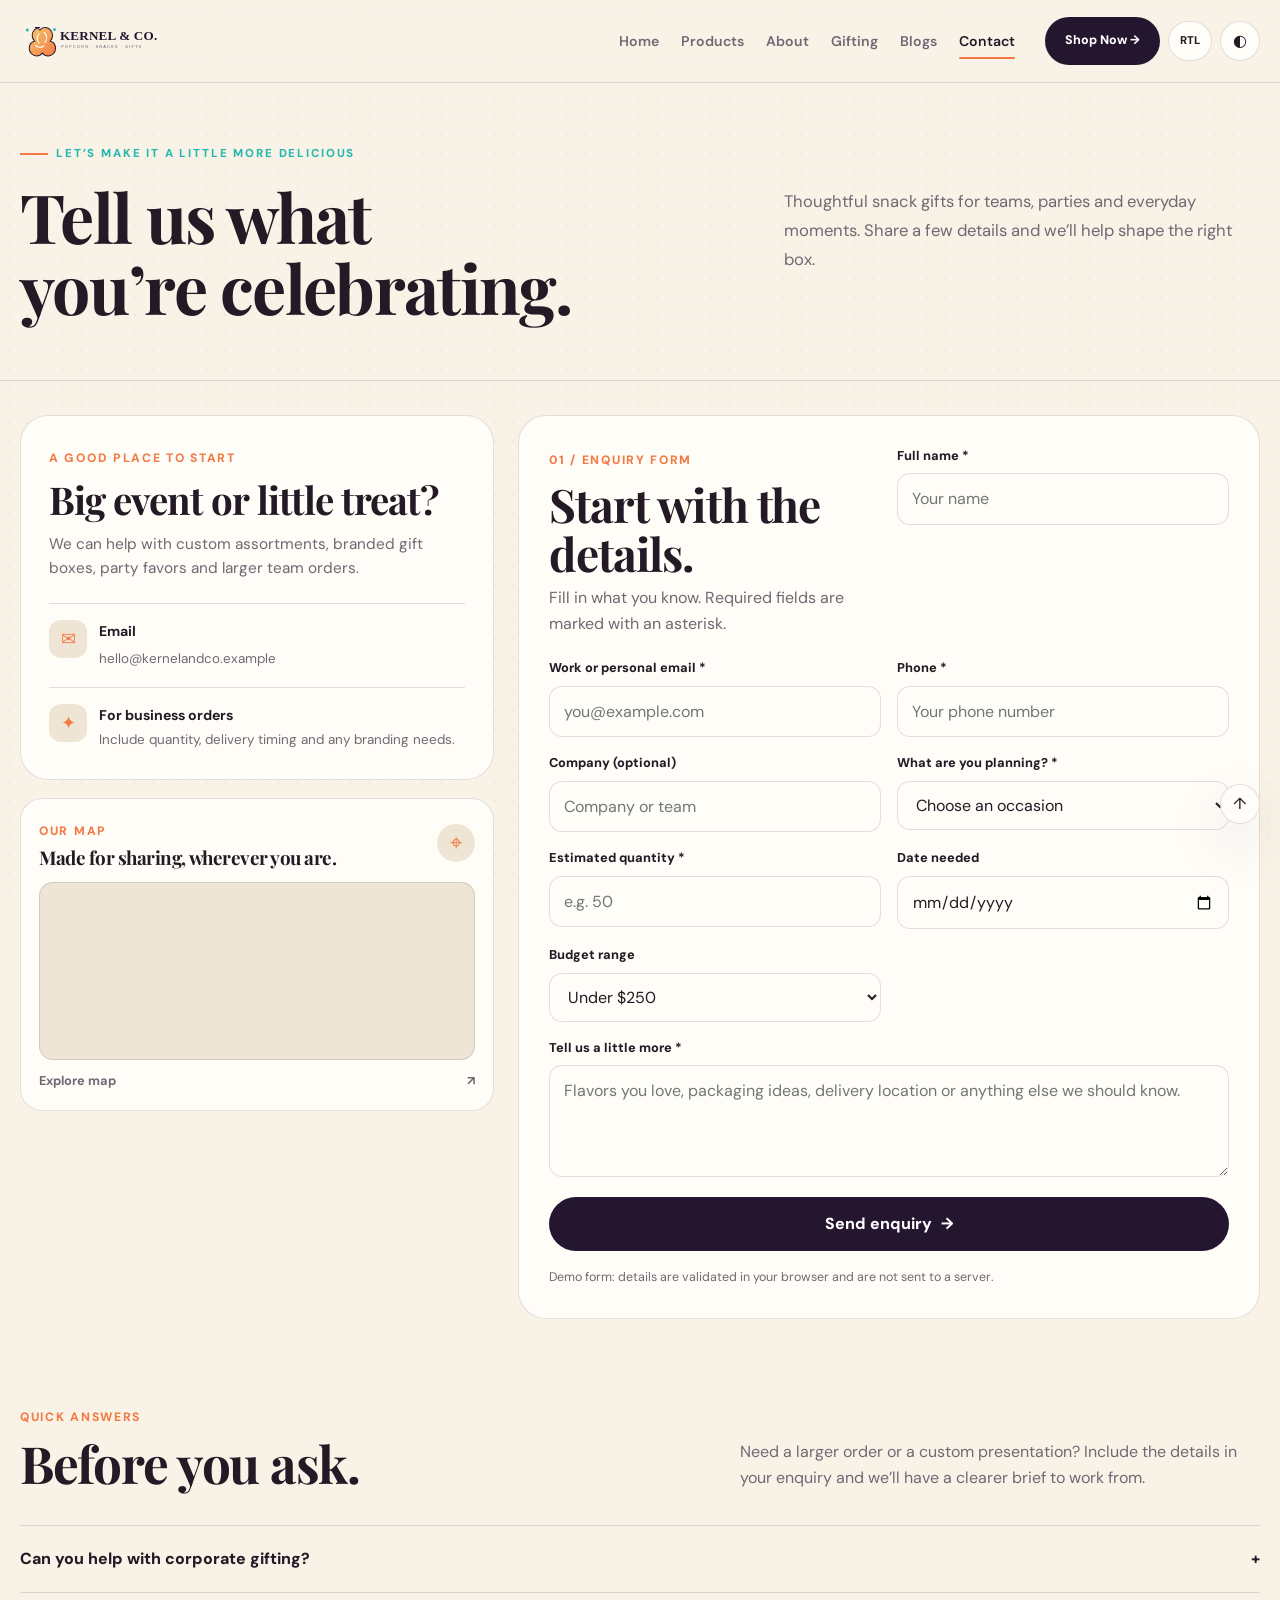
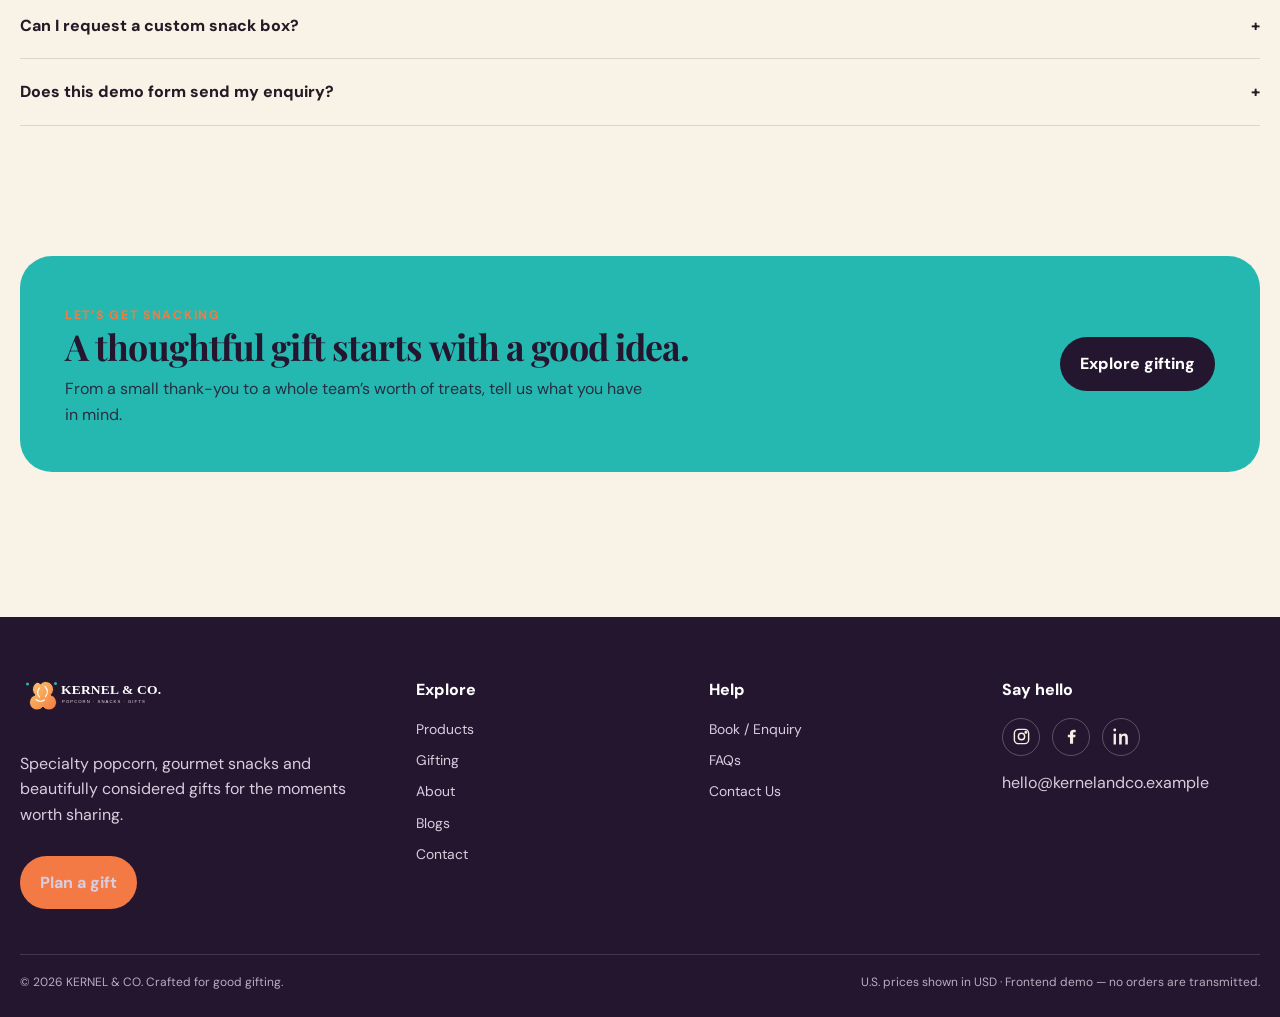
<file: contact.html>
﻿<!doctype html>
<html lang="en" dir="ltr">
<head>
<meta charset="utf-8"><meta name="viewport" content="width=device-width, initial-scale=1">
<title>Contact | Kernel &amp; Co.</title><meta name="description" content="Contact Kernel & Co. for specialty popcorn, snack gifts, corporate gifting and event orders.">
<meta name="theme-color" content="#25162F"><link rel="icon" href="assets/favicon.svg" type="image/svg+xml"><link rel="stylesheet" href="css/style.css">
</head><body>
<a class="skip-link" href="#main">Skip to content</a>
<header class="site-header">
  <div class="container nav-wrap">
    <a class="brand" href="index.html" aria-label="KERNEL & CO. home"><img class="brand-logo brand-logo-dark" src="assets/logo.svg" alt="KERNEL & CO."><img class="brand-logo brand-logo-light" src="assets/logo-light.svg" alt="" aria-hidden="true"></a>
    <nav class="nav" aria-label="Primary navigation"><a href="index.html" class="">Home</a><a href="products.html" class="">Products</a><a href="about.html" class="">About</a><a href="services.html" class="">Gifting</a><a href="blogs.html" class="">Blogs</a><a href="contact.html" class="active">Contact</a></nav>
    <div class="nav-tools">
      <a class="btn btn-primary header-cta" href="products.html">Shop Now →</a>
      <button class="control-btn" data-dir-toggle aria-label="Switch text direction">RTL</button>
      <button class="icon-btn" data-theme-toggle aria-label="Switch color theme">◐</button>
      <button class="icon-btn hamburger" data-menu-toggle aria-label="Open navigation menu" aria-expanded="false">☰</button>
    </div>
  </div>
  <div class="mobile-panel" data-mobile-panel><div class="container inner"><a href="index.html">Home</a><a href="products.html">Products</a><a href="about.html">About</a><a href="services.html">Gifting</a><a href="blogs.html">Blogs</a><a href="contact.html">Contact</a></div></div>
</header>
<main id="main">
<section class="page-hero contact-hero"><div class="container page-hero-grid"><div><span class="eyebrow">LET’S MAKE IT A LITTLE MORE DELICIOUS</span><h1>Tell us what you’re celebrating.</h1></div><p>Thoughtful snack gifts for teams, parties and everyday moments. Share a few details and we’ll help shape the right box.</p></div></section>
<section class="section-tight contact-layout-section"><div class="container contact-layout">
<aside class="contact-sidebar">
 <div class="contact-intro panel"><span class="kicker">A GOOD PLACE TO START</span><h2>Big event or little treat?</h2><p class="lede">We can help with custom assortments, branded gift boxes, party favors and larger team orders.</p>
 <div class="contact-detail"><span class="contact-detail-icon" aria-hidden="true">✉</span><div><strong>Email</strong><a href="mailto:hello@kernelandco.example">hello@kernelandco.example</a></div></div>
 <div class="contact-detail"><span class="contact-detail-icon" aria-hidden="true">✦</span><div><strong>For business orders</strong><p>Include quantity, delivery timing and any branding needs.</p></div></div>
 </div>
 <div class="contact-map-card"><div class="map-card-heading"><div><span class="kicker">OUR MAP</span><h3>Made for sharing, wherever you are.</h3></div><span class="map-pin-mark" aria-hidden="true">⌖</span></div><div class="contact-map"><iframe title="Map of the United States" loading="lazy" referrerpolicy="no-referrer-when-downgrade" src="https://www.openstreetmap.org/export/embed.html?bbox=-125.0%2C24.0%2C-66.0%2C49.5&amp;layer=mapnik"></iframe></div><a class="map-link" href="https://www.openstreetmap.org/#map=4/39.00/-98.00" target="_blank" rel="noopener">Explore map <span aria-hidden="true">↗</span></a></div>
</aside>
<form class="panel form-grid contact-form" data-demo-form="contact">
 <div class="form-heading full"><span class="kicker">01 / ENQUIRY FORM</span><h2>Start with the details.</h2><p>Fill in what you know. Required fields are marked with an asterisk.</p></div>
 <div class="field"><label for="c-name">Full name *</label><input id="c-name" name="name" autocomplete="name" required placeholder="Your name"></div>
 <div class="field"><label for="c-email">Work or personal email *</label><input id="c-email" name="email" type="email" autocomplete="email" required placeholder="you@example.com"></div>
 <div class="field"><label for="c-phone">Phone *</label><input id="c-phone" name="phone" type="tel" autocomplete="tel" required placeholder="Your phone number"></div>
 <div class="field"><label for="c-company">Company (optional)</label><input id="c-company" name="company" autocomplete="organization" placeholder="Company or team"></div>
 <div class="field"><label for="c-type">What are you planning? *</label><select id="c-type" name="type" required><option value="">Choose an occasion</option><option>Personal gifting</option><option>Corporate gifting</option><option>Event gifting</option><option>Custom snack box</option></select></div>
 <div class="field"><label for="c-qty">Estimated quantity *</label><input id="c-qty" name="quantity" type="number" min="1" required placeholder="e.g. 50"></div>
 <div class="field"><label for="c-date">Date needed</label><input id="c-date" name="date" type="date"></div>
 <div class="field"><label for="c-budget">Budget range</label><select id="c-budget" name="budget"><option>Under $250</option><option>$250–$750</option><option>$750–$2,500</option><option>$2,500+</option></select></div>
 <div class="field full"><label for="c-message">Tell us a little more *</label><textarea id="c-message" name="message" required placeholder="Flavors you love, packaging ideas, delivery location or anything else we should know."></textarea></div>
 <div class="field full form-submit-row"><button class="btn btn-primary" type="submit">Send enquiry <span aria-hidden="true">→</span></button><p class="form-note">Demo form: details are validated in your browser and are not sent to a server.</p></div>
</form>
</div></section>
<section class="section-tight contact-faq" id="faq"><div class="container"><div class="section-head"><div><span class="kicker">QUICK ANSWERS</span><h2>Before you ask.</h2></div><p>Need a larger order or a custom presentation? Include the details in your enquiry and we’ll have a clearer brief to work from.</p></div><div class="faq"><div class="faq-item"><button class="faq-q" type="button">Can you help with corporate gifting? <span>+</span></button><div class="faq-a">Yes. Share your estimated quantity, timing, packaging needs and whether you’d like branded notes or gift boxes.</div></div><div class="faq-item"><button class="faq-q" type="button">Can I request a custom snack box? <span>+</span></button><div class="faq-a">Yes. Tell us the occasion, flavor preferences, quantity and budget so the concept can be tailored to your brief.</div></div><div class="faq-item"><button class="faq-q" type="button">Does this demo form send my enquiry? <span>+</span></button><div class="faq-a">No. This is a frontend demonstration. It validates locally and does not transmit or store your submission on a server.</div></div></div></div></section>
<section class="section-tight"><div class="container"><div class="cta-band"><div><span class="kicker">LET’S GET SNACKING</span><h2>A thoughtful gift starts with a good idea.</h2><p>From a small thank-you to a whole team’s worth of treats, tell us what you have in mind.</p></div><a class="btn btn-primary" href="enquiry.html">Explore gifting</a></div></div></section>
</main>
<footer class="site-footer">
 <div class="container">
  <div class="footer-grid">
   <div class="footer-brand"><a href="index.html" aria-label="KERNEL &amp; CO. home"><img class="footer-logo" src="assets/logo-light.svg" alt="KERNEL &amp; CO."></a><p>Specialty popcorn, gourmet snacks and beautifully considered gifts for the moments worth sharing.</p><div class="actions"><a class="btn btn-accent" href="enquiry.html">Plan a gift</a></div></div>
   <div><div class="footer-title">Explore</div><div class="footer-links"><a href="products.html">Products</a><a href="services.html">Gifting</a><a href="about.html">About</a><a href="blogs.html">Blogs</a><a href="contact.html">Contact</a></div></div>
   <div><div class="footer-title">Help</div><div class="footer-links"><a href="enquiry.html">Book / Enquiry</a><a href="contact.html#faq">FAQs</a><a href="contact.html">Contact Us</a></div></div>
   <div><div class="footer-title">Say hello</div><div class="footer-social" aria-label="Social media"><a href="https://www.instagram.com/" aria-label="Instagram" title="Instagram"><svg viewBox="0 0 24 24" aria-hidden="true" focusable="false"><rect x="3" y="3" width="18" height="18" rx="5"/><circle cx="12" cy="12" r="4"/><circle cx="17.5" cy="6.5" r="1"/></svg></a><a href="https://www.facebook.com/" aria-label="Facebook" title="Facebook"><svg viewBox="0 0 24 24" aria-hidden="true"><path d="M14 21v-8h2.7l.4-3.1H14V8c0-.9.3-1.5 1.6-1.5h1.7V3.7c-.3 0-1.4-.2-2.7-.2-2.7 0-4.5 1.6-4.5 4.6v1.8H7.4V13h2.7v8z"/></svg></a><a href="https://www.linkedin.com/" aria-label="LinkedIn" title="LinkedIn"><svg viewBox="0 0 24 24" aria-hidden="true"><path d="M5 8.5H2V22h3zM3.5 2A1.8 1.8 0 1 0 3.5 5.6 1.8 1.8 0 0 0 3.5 2M9 8.5h3v1.8c.6-1.1 1.8-2.1 3.8-2.1 3.3 0 4.2 2.1 4.2 5.1V22h-3.2v-7.7c0-1.8-.1-3.2-2-3.2s-2.5 1.5-2.5 3.2V22H9z"/></svg></a></div><a href="mailto:hello@kernelandco.example">hello@kernelandco.example</a></div>
  </div>
  <div class="footer-bottom"><span>© <span data-year></span> KERNEL & CO. Crafted for good gifting.</span><span>U.S. prices shown in USD · Frontend demo — no orders are transmitted.</span></div>
 </div>
</footer>
<div class="toast" role="status" aria-live="polite"></div>
<button class="icon-btn" data-top hidden style="position:fixed;right:20px;bottom:76px;z-index:1500;box-shadow:var(--shadow)" aria-label="Back to top">↑</button>
<script src="js/script.js"></script></body></html>
</file>
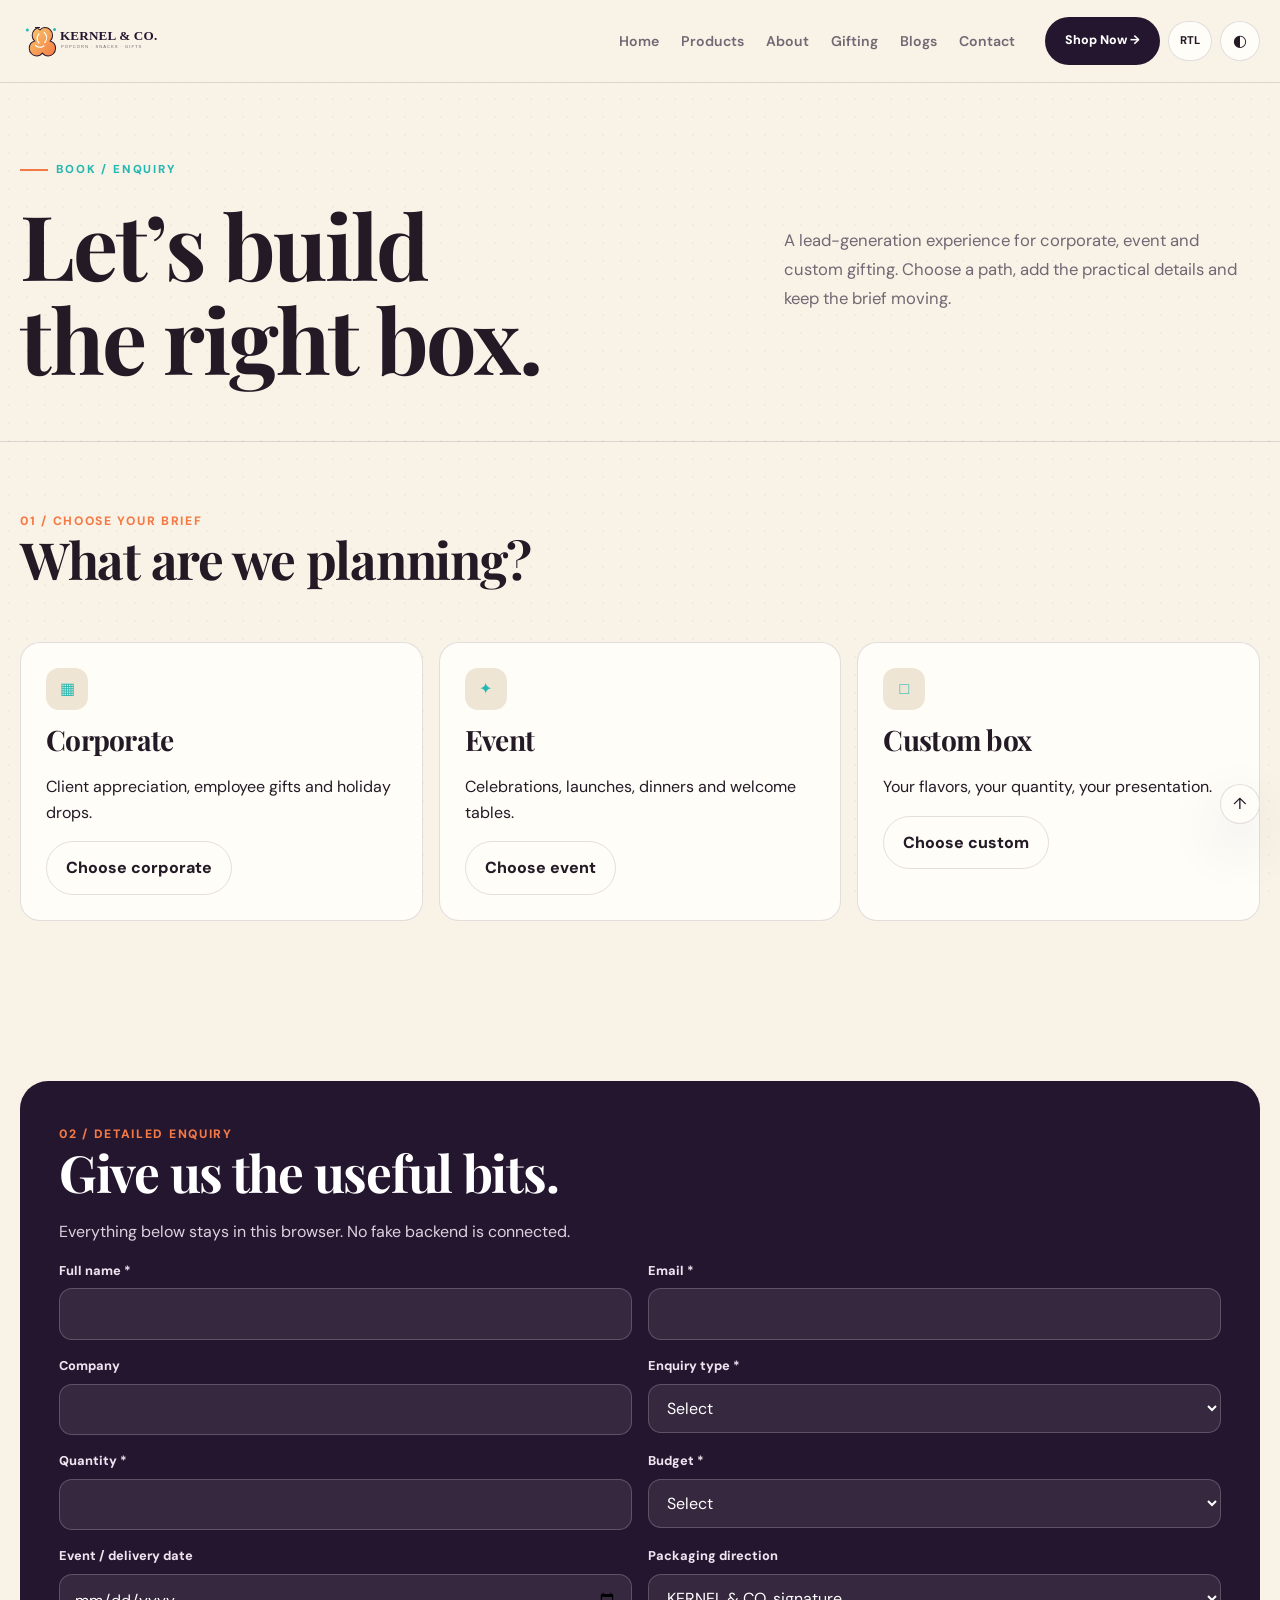
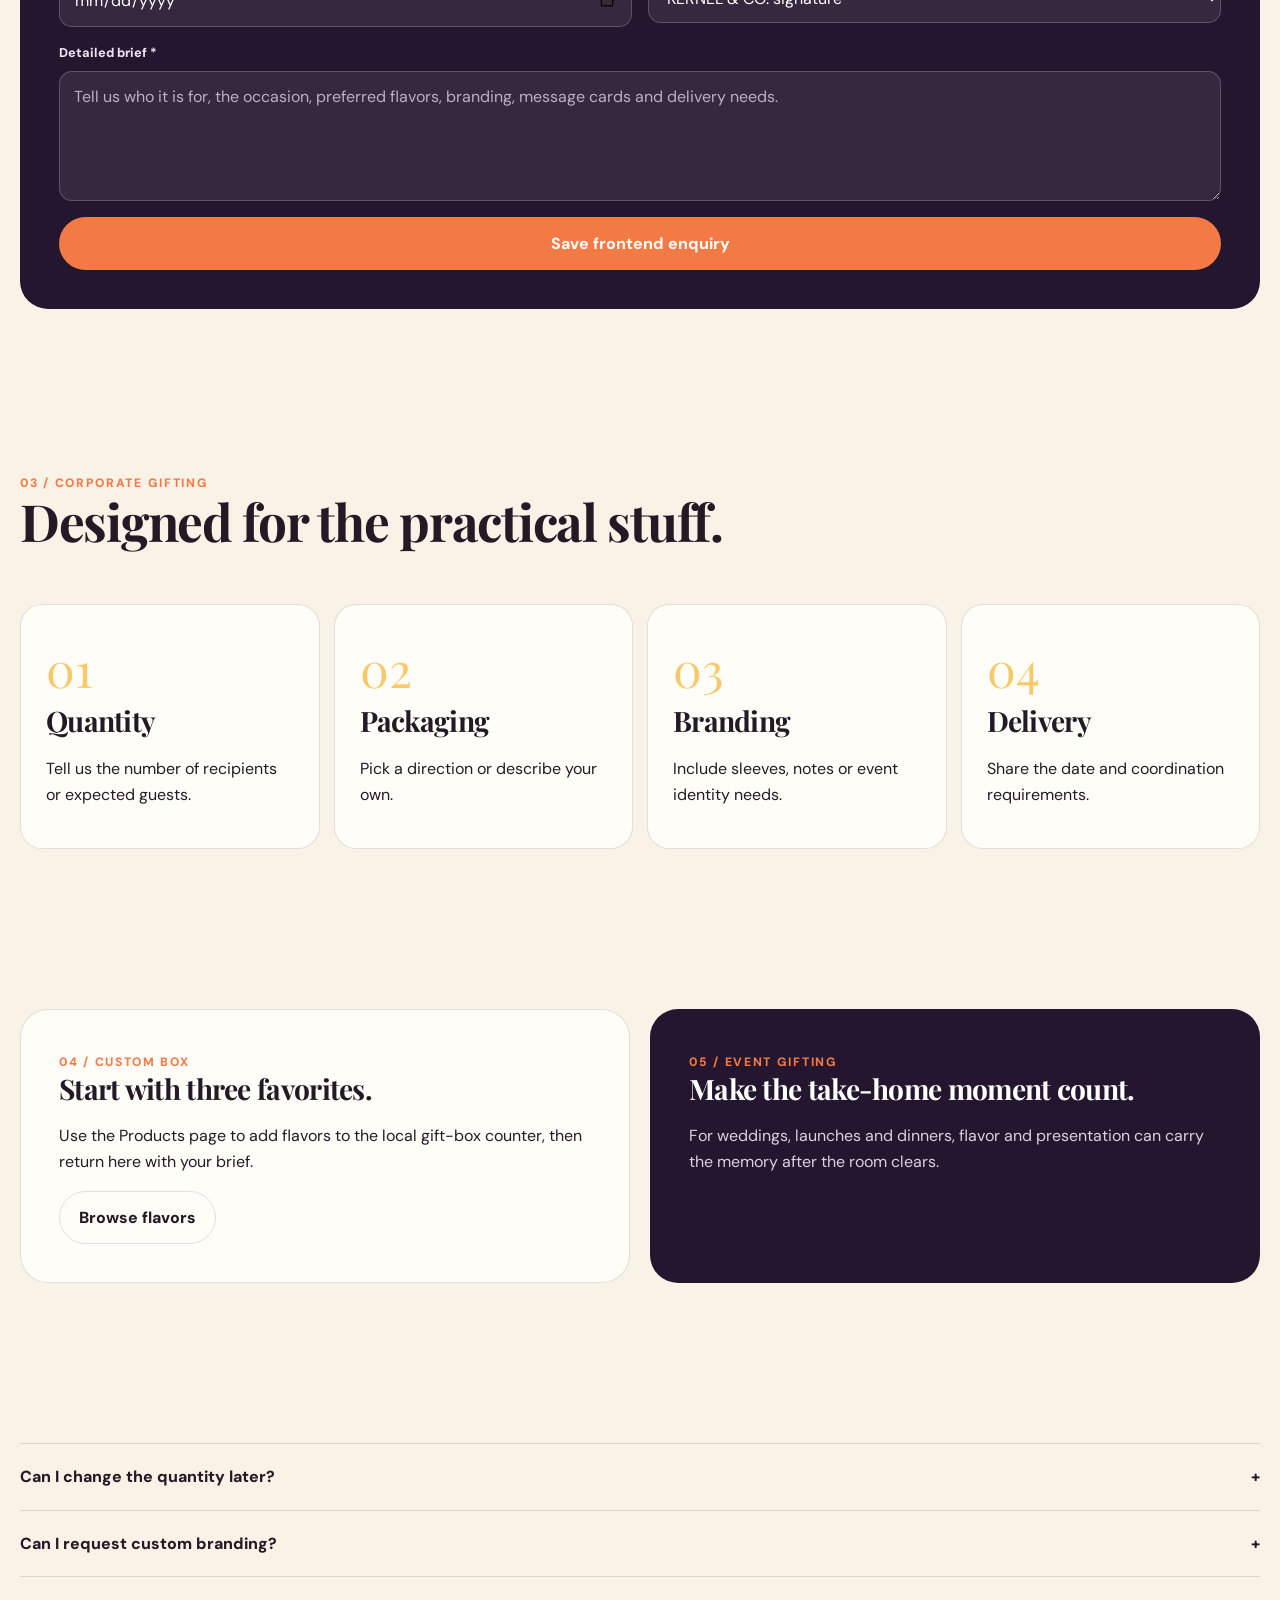
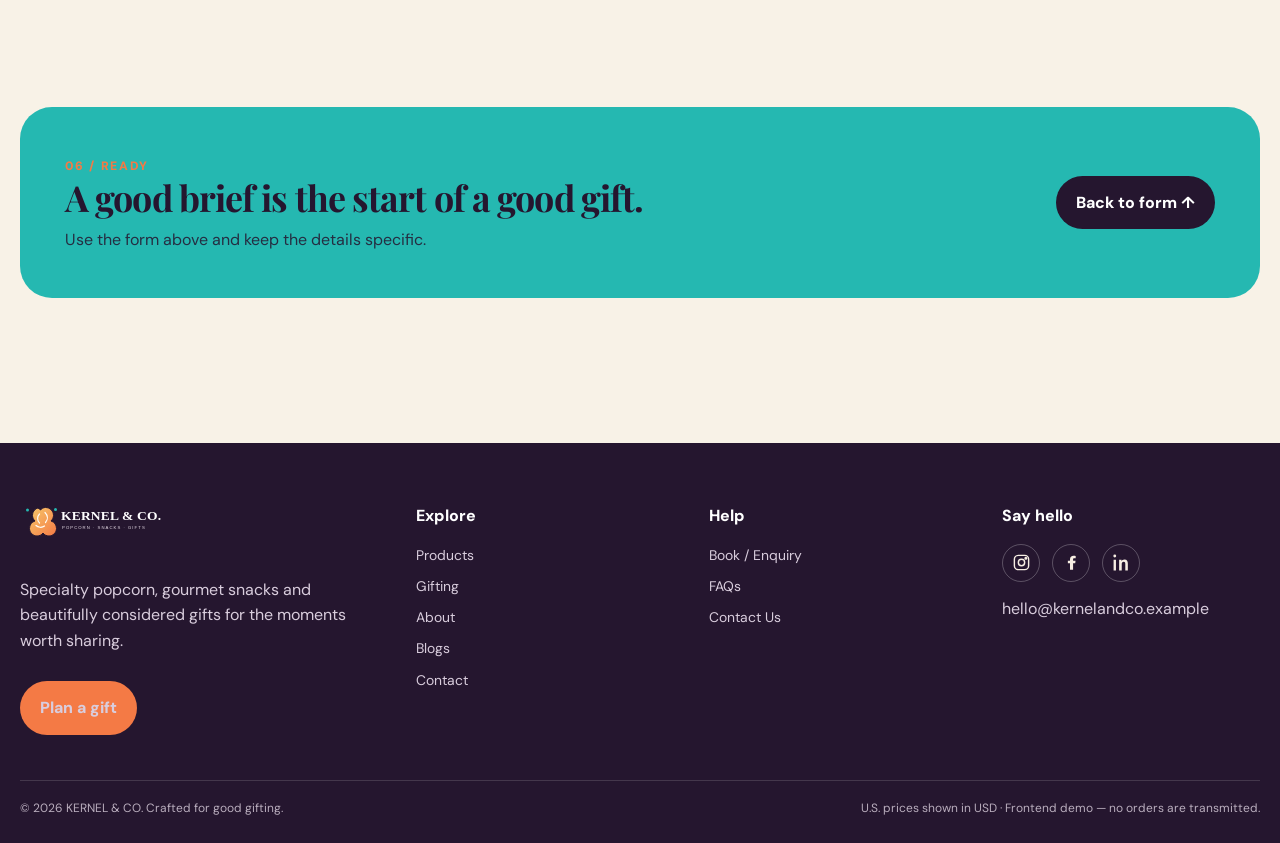
<file: enquiry.html>
﻿<!doctype html>
<html lang="en" dir="ltr">
<head>
<meta charset="utf-8">
<meta name="viewport" content="width=device-width, initial-scale=1">
<title>Enquiry / Book | KERNEL & CO.</title>
<meta name="description" content="Start a KERNEL & CO. gifting enquiry for corporate, event or custom gift boxes.">
<meta name="keywords" content="KERNEL & CO., gourmet popcorn, specialty snacks, gift boxes, corporate gifting, event gifting">
<meta name="robots" content="index,follow">
<meta name="author" content="KERNEL & CO.">
<meta name="theme-color" content="#25162F">
<meta property="og:title" content="Enquiry / Book | KERNEL & CO."><meta property="og:description" content="Start a KERNEL & CO. gifting enquiry for corporate, event or custom gift boxes."><meta property="og:image" content="assets/logo.svg"><meta property="og:type" content="website"><meta property="og:url" content="https://kernelandco.example/enquiry--book.html">
<meta name="twitter:card" content="summary_large_image"><meta name="twitter:title" content="Enquiry / Book | KERNEL & CO."><meta name="twitter:description" content="Start a KERNEL & CO. gifting enquiry for corporate, event or custom gift boxes.">
<link rel="canonical" href="https://kernelandco.example/enquiry--book.html">
<link rel="icon" href="assets/favicon.svg" type="image/svg+xml">
<link rel="stylesheet" href="css/style.css">
</head><body>
<a class="skip-link" href="#main">Skip to content</a>
<header class="site-header">
  <div class="container nav-wrap">
    <a class="brand" href="index.html" aria-label="KERNEL & CO. home"><img class="brand-logo brand-logo-dark" src="assets/logo.svg" alt="KERNEL & CO."><img class="brand-logo brand-logo-light" src="assets/logo-light.svg" alt="" aria-hidden="true"></a>
    <nav class="nav" aria-label="Primary navigation"><a href="index.html" class="">Home</a><a href="products.html" class="">Products</a><a href="about.html" class="">About</a><a href="services.html" class="">Gifting</a><a href="blogs.html" class="">Blogs</a><a href="contact.html" class="">Contact</a></nav>
    <div class="nav-tools">
      <a class="btn btn-primary header-cta" href="products.html">Shop Now →</a>
      <button class="control-btn" data-dir-toggle aria-label="Switch text direction">RTL</button>
      <button class="icon-btn" data-theme-toggle aria-label="Switch color theme">◐</button>
      <button class="icon-btn hamburger" data-menu-toggle aria-label="Open navigation menu" aria-expanded="false">☰</button>
    </div>
  </div>
  <div class="mobile-panel" data-mobile-panel><div class="container inner"><a href="index.html">Home</a><a href="products.html">Products</a><a href="about.html">About</a><a href="services.html">Gifting</a><a href="blogs.html">Blogs</a><a href="contact.html">Contact</a></div></div>
</header><main id="main">
<section class="page-hero"><div class="container page-hero-grid"><div><span class="eyebrow">Book / Enquiry</span><h1>Let’s build the right box.</h1></div><p>A lead-generation experience for corporate, event and custom gifting. Choose a path, add the practical details and keep the brief moving.</p></div></section>
<section class="section-tight"><div class="container"><div class="section-head"><div><span class="kicker">01 / choose your brief</span><h2>What are we planning?</h2></div></div><div class="info-grid"><article class="info-card"><div class="info-icon">▦</div><h3>Corporate</h3><p>Client appreciation, employee gifts and holiday drops.</p><a class="btn btn-secondary" href="#form">Choose corporate</a></article><article class="info-card"><div class="info-icon">✦</div><h3>Event</h3><p>Celebrations, launches, dinners and welcome tables.</p><a class="btn btn-secondary" href="#form">Choose event</a></article><article class="info-card"><div class="info-icon">□</div><h3>Custom box</h3><p>Your flavors, your quantity, your presentation.</p><a class="btn btn-secondary" href="#form">Choose custom</a></article></div></div></section>
<section class="section" id="form"><div class="container"><div class="panel dark"><span class="kicker">02 / detailed enquiry</span><h2>Give us the useful bits.</h2><p style="color:#ddd1df">Everything below stays in this browser. No fake backend is connected.</p><form class="form-grid" data-demo-form="enquiry"><div class="field"><label for="e-name">Full name *</label><input id="e-name" required></div><div class="field"><label for="e-email">Email *</label><input id="e-email" type="email" required></div><div class="field"><label for="e-company">Company</label><input id="e-company"></div><div class="field"><label for="e-type">Enquiry type *</label><select id="e-type" required><option value="">Select</option><option>Corporate gifting</option><option>Event gifting</option><option>Custom box</option></select></div><div class="field"><label for="e-qty">Quantity *</label><input id="e-qty" type="number" min="1" required></div><div class="field"><label for="e-budget">Budget *</label><select id="e-budget" required><option value="">Select</option><option>Under $250</option><option>$250–$750</option><option>$750–$2,500</option><option>$2,500+</option></select></div><div class="field"><label for="e-date">Event / delivery date</label><input id="e-date" type="date"></div><div class="field"><label for="e-pack">Packaging direction</label><select id="e-pack"><option>KERNEL & CO. signature</option><option>Minimal & premium</option><option>Bright & celebratory</option><option>Custom branded</option></select></div><div class="field full"><label for="e-message">Detailed brief *</label><textarea id="e-message" data-gift-brief required placeholder="Tell us who it is for, the occasion, preferred flavors, branding, message cards and delivery needs."></textarea></div><div class="field full"><button class="btn btn-accent" type="submit">Save frontend enquiry</button></div></form></div></div></section>
<section class="section-tight"><div class="container"><div class="section-head"><div><span class="kicker">03 / corporate gifting</span><h2>Designed for the practical stuff.</h2></div></div><div class="steps"><article class="step"><span class="step-num">01</span><h3>Quantity</h3><p>Tell us the number of recipients or expected guests.</p></article><article class="step"><span class="step-num">02</span><h3>Packaging</h3><p>Pick a direction or describe your own.</p></article><article class="step"><span class="step-num">03</span><h3>Branding</h3><p>Include sleeves, notes or event identity needs.</p></article><article class="step"><span class="step-num">04</span><h3>Delivery</h3><p>Share the date and coordination requirements.</p></article></div></div></section>
<section class="section"><div class="container split"><article class="panel"><span class="kicker">04 / custom box</span><h3>Start with three favorites.</h3><p>Use the Products page to add flavors to the local gift-box counter, then return here with your brief.</p><a class="btn btn-secondary" href="products.html">Browse flavors</a></article><article class="panel dark"><span class="kicker">05 / event gifting</span><h3>Make the take-home moment count.</h3><p>For weddings, launches and dinners, flavor and presentation can carry the memory after the room clears.</p></article></div></section>
<section class="section-tight"><div class="container"><div class="faq"><div class="faq-item"><button class="faq-q">Can I change the quantity later? <span>+</span></button><div class="faq-a">Yes. Because this is a frontend demo, simply update the form before submitting again.</div></div><div class="faq-item"><button class="faq-q">Can I request custom branding? <span>+</span></button><div class="faq-a">Yes. Select custom branded packaging and describe your needs in the detailed brief.</div></div></div></div></section>
<section class="section-tight"><div class="container"><div class="cta-band"><div><span class="kicker">06 / ready</span><h2>A good brief is the start of a good gift.</h2><p>Use the form above and keep the details specific.</p></div><a class="btn btn-primary" href="#form">Back to form ↑</a></div></div></section>
</main>
<footer class="site-footer">
 <div class="container">
  <div class="footer-grid">
   <div class="footer-brand"><a href="index.html" aria-label="KERNEL &amp; CO. home"><img class="footer-logo" src="assets/logo-light.svg" alt="KERNEL &amp; CO."></a><p>Specialty popcorn, gourmet snacks and beautifully considered gifts for the moments worth sharing.</p><div class="actions"><a class="btn btn-accent" href="enquiry.html">Plan a gift</a></div></div>
   <div><div class="footer-title">Explore</div><div class="footer-links"><a href="products.html">Products</a><a href="services.html">Gifting</a><a href="about.html">About</a><a href="blogs.html">Blogs</a><a href="contact.html">Contact</a></div></div>
   <div><div class="footer-title">Help</div><div class="footer-links"><a href="enquiry.html">Book / Enquiry</a><a href="contact.html#faq">FAQs</a><a href="contact.html">Contact Us</a></div></div>
   <div><div class="footer-title">Say hello</div><div class="footer-social" aria-label="Social media"><a href="https://www.instagram.com/" aria-label="Instagram" title="Instagram"><svg viewBox="0 0 24 24" aria-hidden="true" focusable="false"><rect x="3" y="3" width="18" height="18" rx="5"/><circle cx="12" cy="12" r="4"/><circle cx="17.5" cy="6.5" r="1"/></svg></a><a href="https://www.facebook.com/" aria-label="Facebook" title="Facebook"><svg viewBox="0 0 24 24" aria-hidden="true"><path d="M14 21v-8h2.7l.4-3.1H14V8c0-.9.3-1.5 1.6-1.5h1.7V3.7c-.3 0-1.4-.2-2.7-.2-2.7 0-4.5 1.6-4.5 4.6v1.8H7.4V13h2.7v8z"/></svg></a><a href="https://www.linkedin.com/" aria-label="LinkedIn" title="LinkedIn"><svg viewBox="0 0 24 24" aria-hidden="true"><path d="M5 8.5H2V22h3zM3.5 2A1.8 1.8 0 1 0 3.5 5.6 1.8 1.8 0 0 0 3.5 2M9 8.5h3v1.8c.6-1.1 1.8-2.1 3.8-2.1 3.3 0 4.2 2.1 4.2 5.1V22h-3.2v-7.7c0-1.8-.1-3.2-2-3.2s-2.5 1.5-2.5 3.2V22H9z"/></svg></a></div><a href="mailto:hello@kernelandco.example">hello@kernelandco.example</a></div>
  </div>
  <div class="footer-bottom"><span>© <span data-year></span> KERNEL & CO. Crafted for good gifting.</span><span>U.S. prices shown in USD · Frontend demo — no orders are transmitted.</span></div>
 </div>
</footer>
<div class="toast" role="status" aria-live="polite"></div>
<button class="icon-btn" data-top hidden style="position:fixed;right:20px;bottom:76px;z-index:1500;box-shadow:var(--shadow)" aria-label="Back to top">↑</button>
<script src="js/script.js"></script></body></html>
</file>
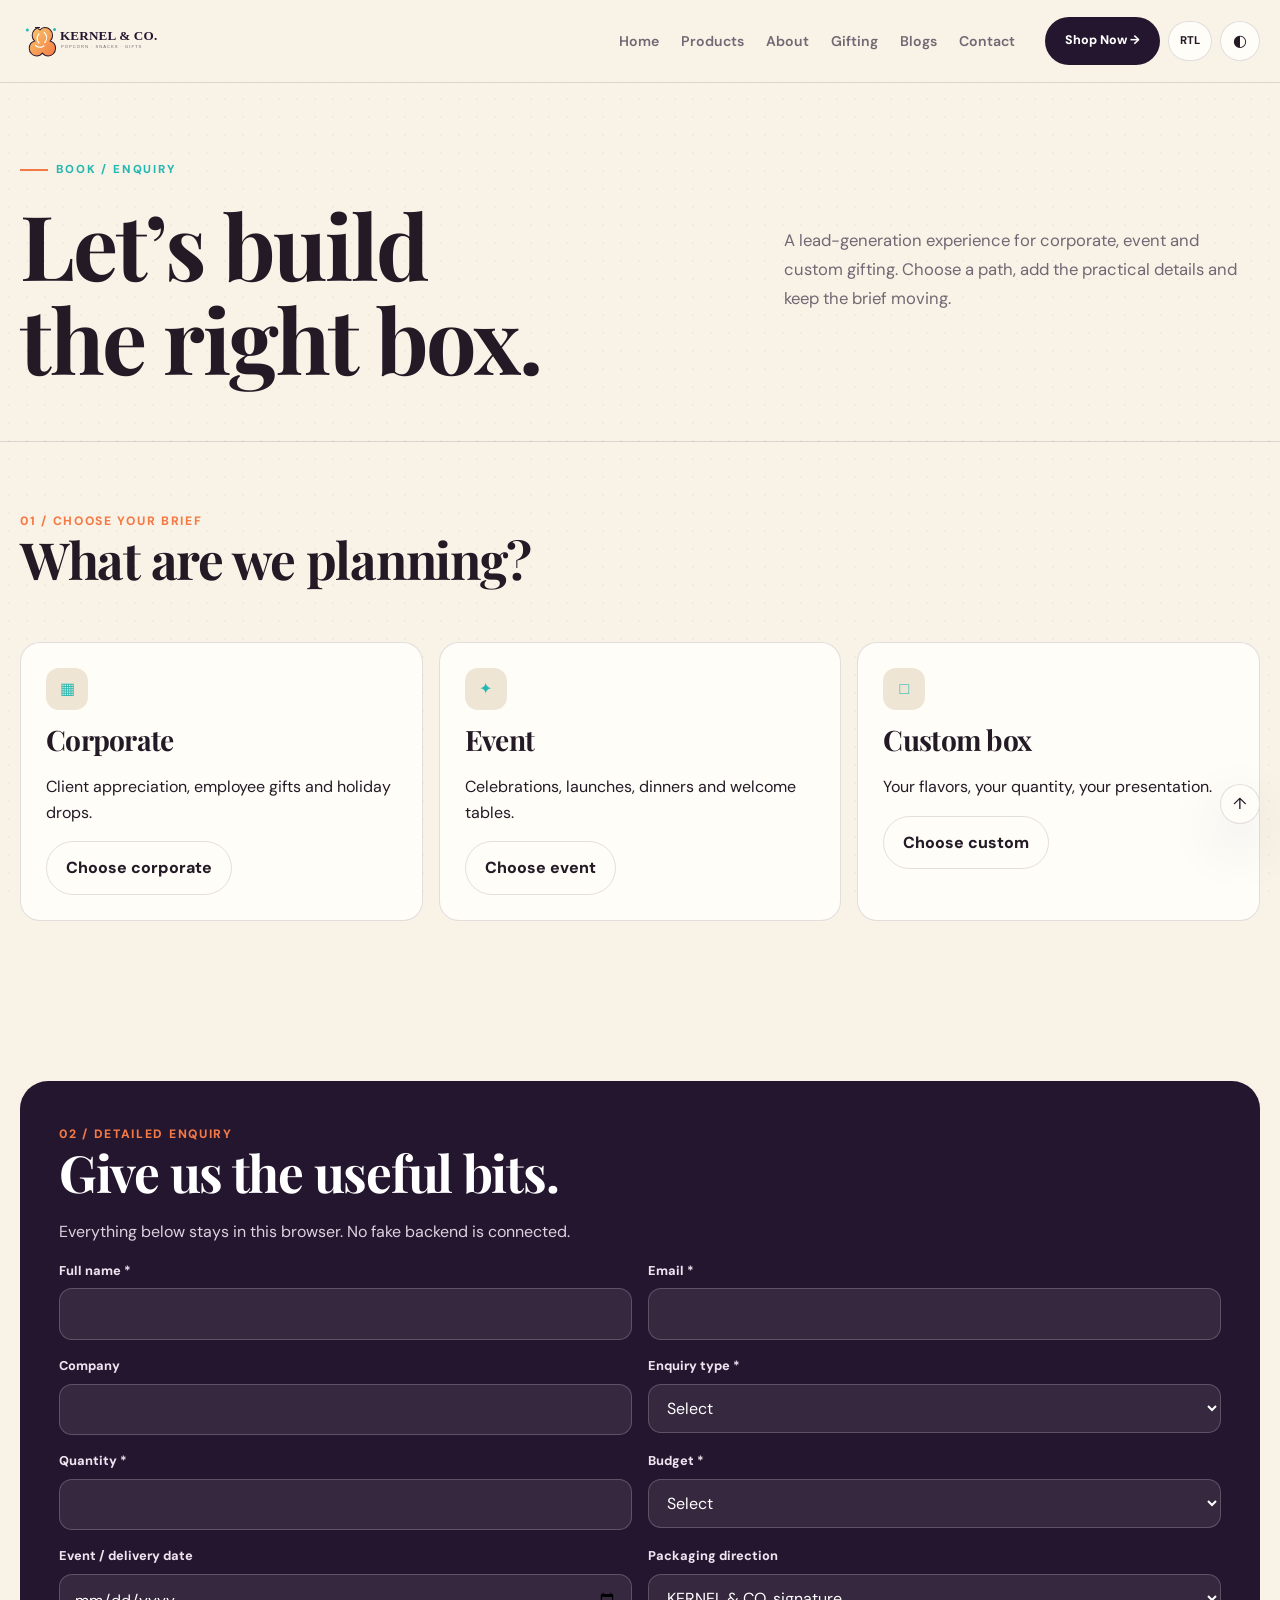
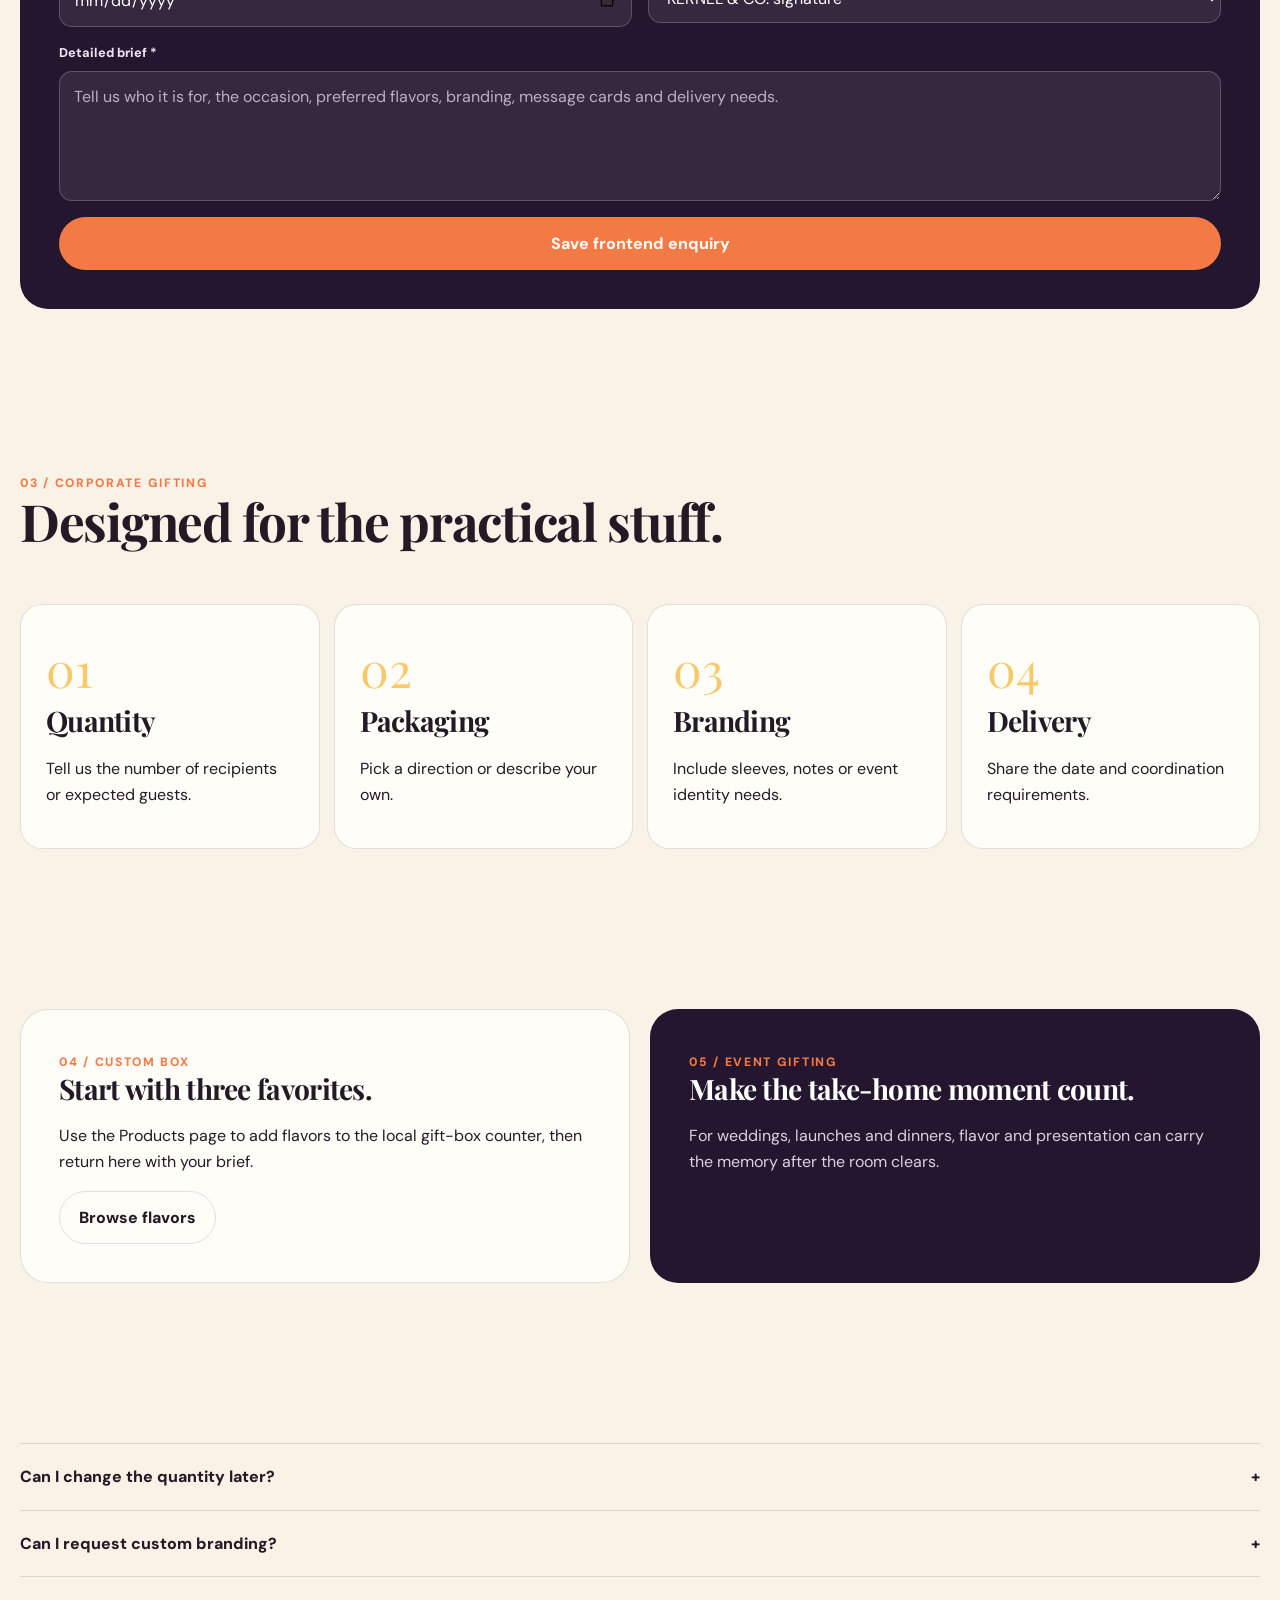
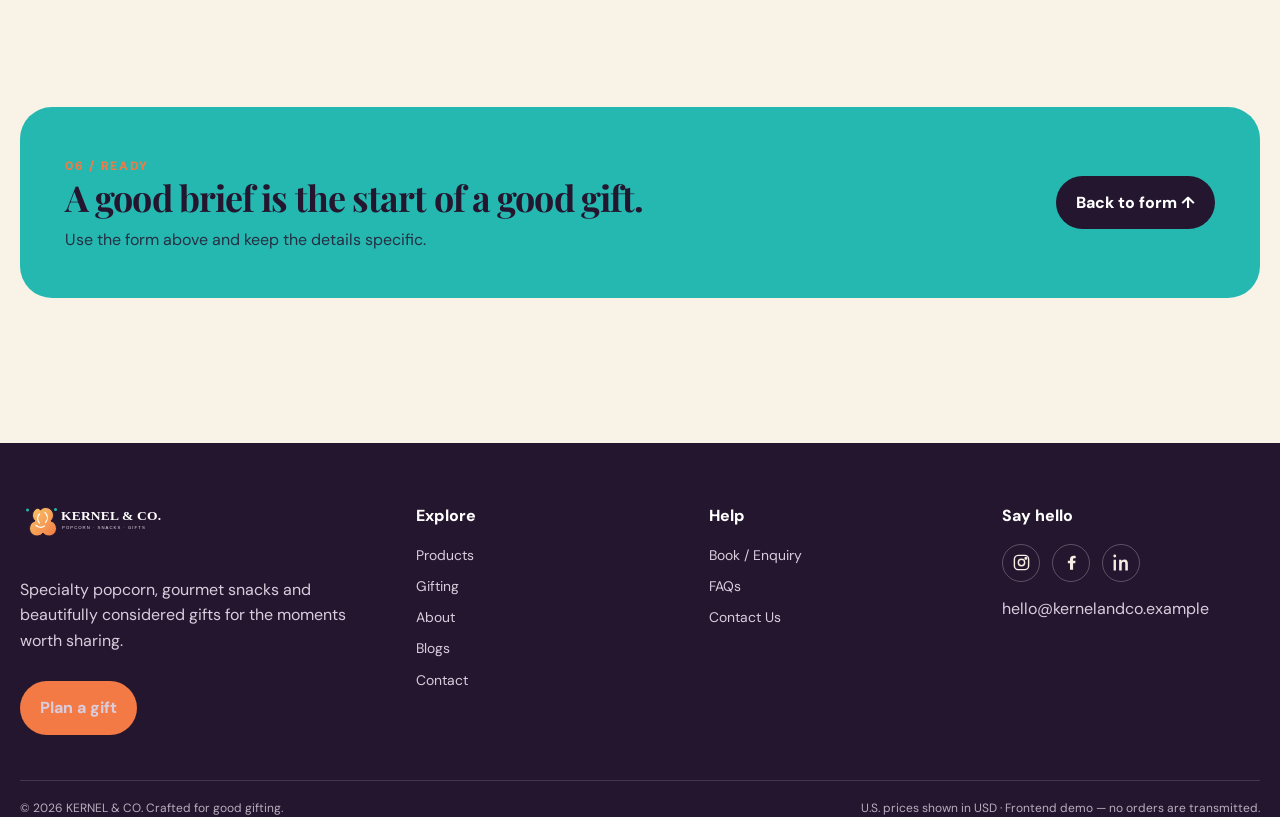
<file: login.html>
﻿<!doctype html>
<html lang="en" dir="ltr">
<head>
<meta charset="utf-8">
<meta name="viewport" content="width=device-width, initial-scale=1">
<title>Start an Enquiry | KERNEL & CO.</title>
<meta name="description" content="Start a KERNEL & CO. gifting enquiry for corporate, event or custom gift boxes.">
<meta http-equiv="refresh" content="0;url=enquiry.html">
<meta name="keywords" content="KERNEL & CO., gourmet popcorn, specialty snacks, gift boxes, corporate gifting, event gifting">
<meta name="robots" content="index,follow">
<meta name="author" content="KERNEL & CO.">
<meta name="theme-color" content="#25162F">
<meta property="og:title" content="Login | KERNEL & CO."><meta property="og:description" content="KERNEL & CO. customer login demo. Frontend-only interface with local validation."><meta property="og:image" content="assets/logo.svg"><meta property="og:type" content="website"><meta property="og:url" content="https://kernelandco.example/login.html">
<meta name="twitter:card" content="summary_large_image"><meta name="twitter:title" content="Login | KERNEL & CO."><meta name="twitter:description" content="KERNEL & CO. customer login demo. Frontend-only interface with local validation.">
<link rel="canonical" href="https://kernelandco.example/login.html">
<link rel="icon" href="assets/favicon.svg" type="image/svg+xml">
<link rel="stylesheet" href="css/style.css">
</head><body>
<a class="skip-link" href="#main">Skip to content</a>
<header class="site-header">
  <div class="container nav-wrap">
    <a class="brand" href="index.html" aria-label="KERNEL & CO. home"><img class="brand-logo brand-logo-dark" src="assets/logo.svg" alt="KERNEL & CO."><img class="brand-logo brand-logo-light" src="assets/logo-light.svg" alt="" aria-hidden="true"></a>
    <nav class="nav" aria-label="Primary navigation"><a href="index.html" class="">Home</a><a href="products.html" class="">Products</a><a href="about.html" class="">About</a><a href="services.html" class="">Gifting</a><a href="blogs.html" class="">Blogs</a><a href="contact.html" class="">Contact</a></nav>
    <div class="nav-tools">
      <a class="btn btn-primary header-cta" href="products.html">Shop Now →</a>
      <button class="control-btn" data-dir-toggle aria-label="Switch text direction">RTL</button>
      <button class="icon-btn" data-theme-toggle aria-label="Switch color theme">◐</button>
      <button class="icon-btn hamburger" data-menu-toggle aria-label="Open navigation menu" aria-expanded="false">☰</button>
    </div>
  </div>
  <div class="mobile-panel" data-mobile-panel><div class="container inner"><a href="index.html">Home</a><a href="products.html">Products</a><a href="about.html">About</a><a href="services.html">Gifting</a><a href="blogs.html">Blogs</a><a href="contact.html">Contact</a></div></div>
</header><main id="main">
<section class="auth-shell"><div class="auth-card"><img class="logo-small" src="assets/logo.svg" alt="KERNEL & CO."><span class="kicker">Customer access</span><h1 style="font-size:3.5rem">Welcome back.</h1><p class="lede">A polished frontend login demo — no real authentication or account data is connected.</p><form data-demo-form="login"><div class="field"><label for="l-email">Email *</label><input id="l-email" type="email" required autocomplete="email"></div><div class="field" style="margin-top:14px"><label for="l-password">Password *</label><input id="l-password" type="password" required minlength="6" autocomplete="current-password"></div><div style="display:flex;justify-content:space-between;gap:12px;align-items:center;margin:18px 0"><label class="check"><input type="checkbox" id="remember"> Remember me</label><a href="contact.html">Forgot password?</a></div><button class="btn btn-primary" style="width:100%" type="submit">Log in</button></form><p style="margin-top:20px;color:var(--muted);font-size:.85rem">New to KERNEL & CO.? <a href="signup.html"><strong>Create an account</strong></a></p><a class="btn btn-secondary" style="width:100%;margin-top:8px" href="contact.html">Contact support</a></div></section>
</main>
<footer class="site-footer">
 <div class="container">
  <div class="footer-grid">
   <div class="footer-brand"><a href="index.html" aria-label="KERNEL &amp; CO. home"><img class="footer-logo" src="assets/logo-light.svg" alt="KERNEL &amp; CO."></a><p>Specialty popcorn, gourmet snacks and beautifully considered gifts for the moments worth sharing.</p><div class="actions"><a class="btn btn-accent" href="enquiry.html">Plan a gift</a></div></div>
   <div><div class="footer-title">Explore</div><div class="footer-links"><a href="products.html">Products</a><a href="services.html">Gifting</a><a href="about.html">About</a><a href="blogs.html">Blogs</a><a href="contact.html">Contact</a></div></div>
   <div><div class="footer-title">Help</div><div class="footer-links"><a href="enquiry.html">Book / Enquiry</a><a href="contact.html#faq">FAQs</a><a href="contact.html">Contact Us</a></div></div>
   <div><div class="footer-title">Say hello</div><div class="footer-social" aria-label="Social media"><a href="https://www.instagram.com/" aria-label="Instagram" title="Instagram"><svg viewBox="0 0 24 24" aria-hidden="true" focusable="false"><rect x="3" y="3" width="18" height="18" rx="5"/><circle cx="12" cy="12" r="4"/><circle cx="17.5" cy="6.5" r="1"/></svg></a><a href="https://www.facebook.com/" aria-label="Facebook" title="Facebook"><svg viewBox="0 0 24 24" aria-hidden="true"><path d="M14 21v-8h2.7l.4-3.1H14V8c0-.9.3-1.5 1.6-1.5h1.7V3.7c-.3 0-1.4-.2-2.7-.2-2.7 0-4.5 1.6-4.5 4.6v1.8H7.4V13h2.7v8z"/></svg></a><a href="https://www.linkedin.com/" aria-label="LinkedIn" title="LinkedIn"><svg viewBox="0 0 24 24" aria-hidden="true"><path d="M5 8.5H2V22h3zM3.5 2A1.8 1.8 0 1 0 3.5 5.6 1.8 1.8 0 0 0 3.5 2M9 8.5h3v1.8c.6-1.1 1.8-2.1 3.8-2.1 3.3 0 4.2 2.1 4.2 5.1V22h-3.2v-7.7c0-1.8-.1-3.2-2-3.2s-2.5 1.5-2.5 3.2V22H9z"/></svg></a></div><a href="mailto:hello@kernelandco.example">hello@kernelandco.example</a></div>
  </div>
  <div class="footer-bottom"><span>© <span data-year></span> KERNEL & CO. Crafted for good gifting.</span><span>U.S. prices shown in USD · Frontend demo — no orders are transmitted.</span></div>
 </div>
</footer>
<div class="toast" role="status" aria-live="polite"></div>
<button class="icon-btn" data-top hidden style="position:fixed;right:20px;bottom:76px;z-index:1500;box-shadow:var(--shadow)" aria-label="Back to top">↑</button>
<script src="js/script.js"></script></body></html>
</file>
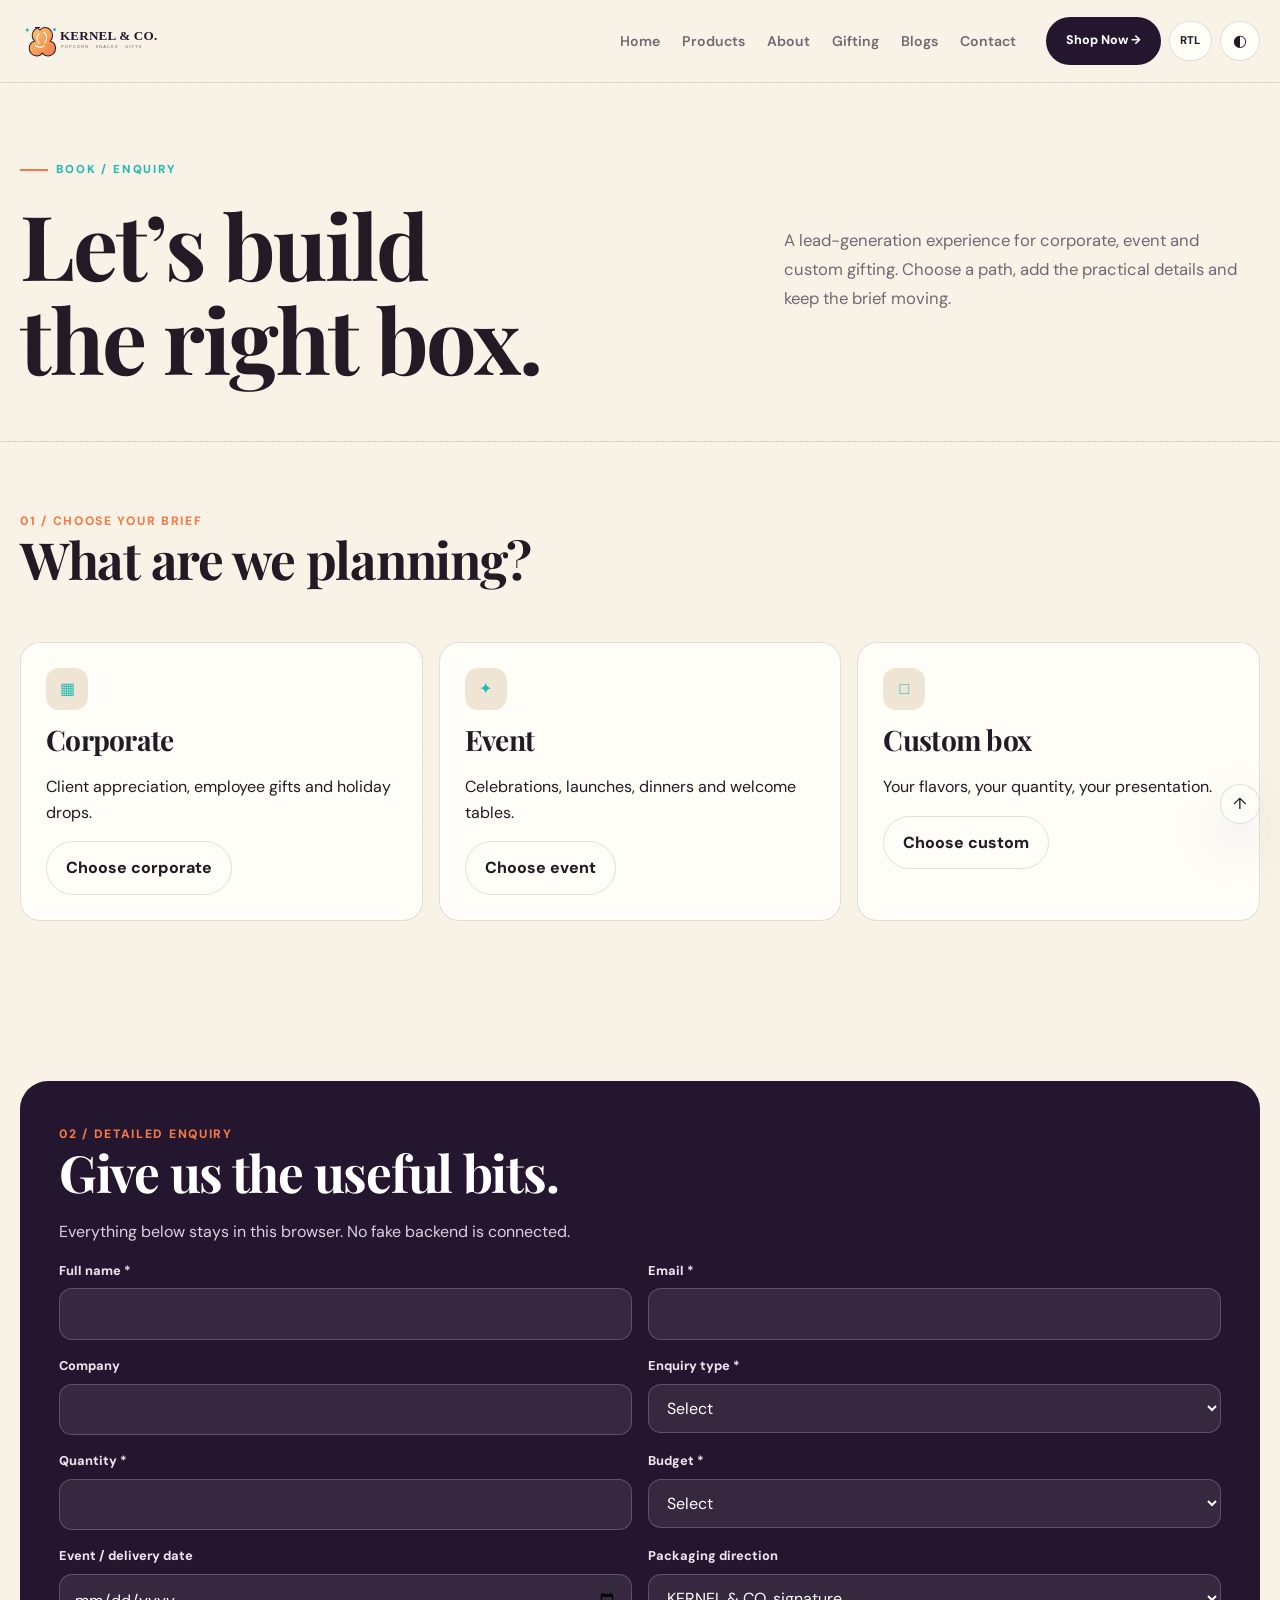
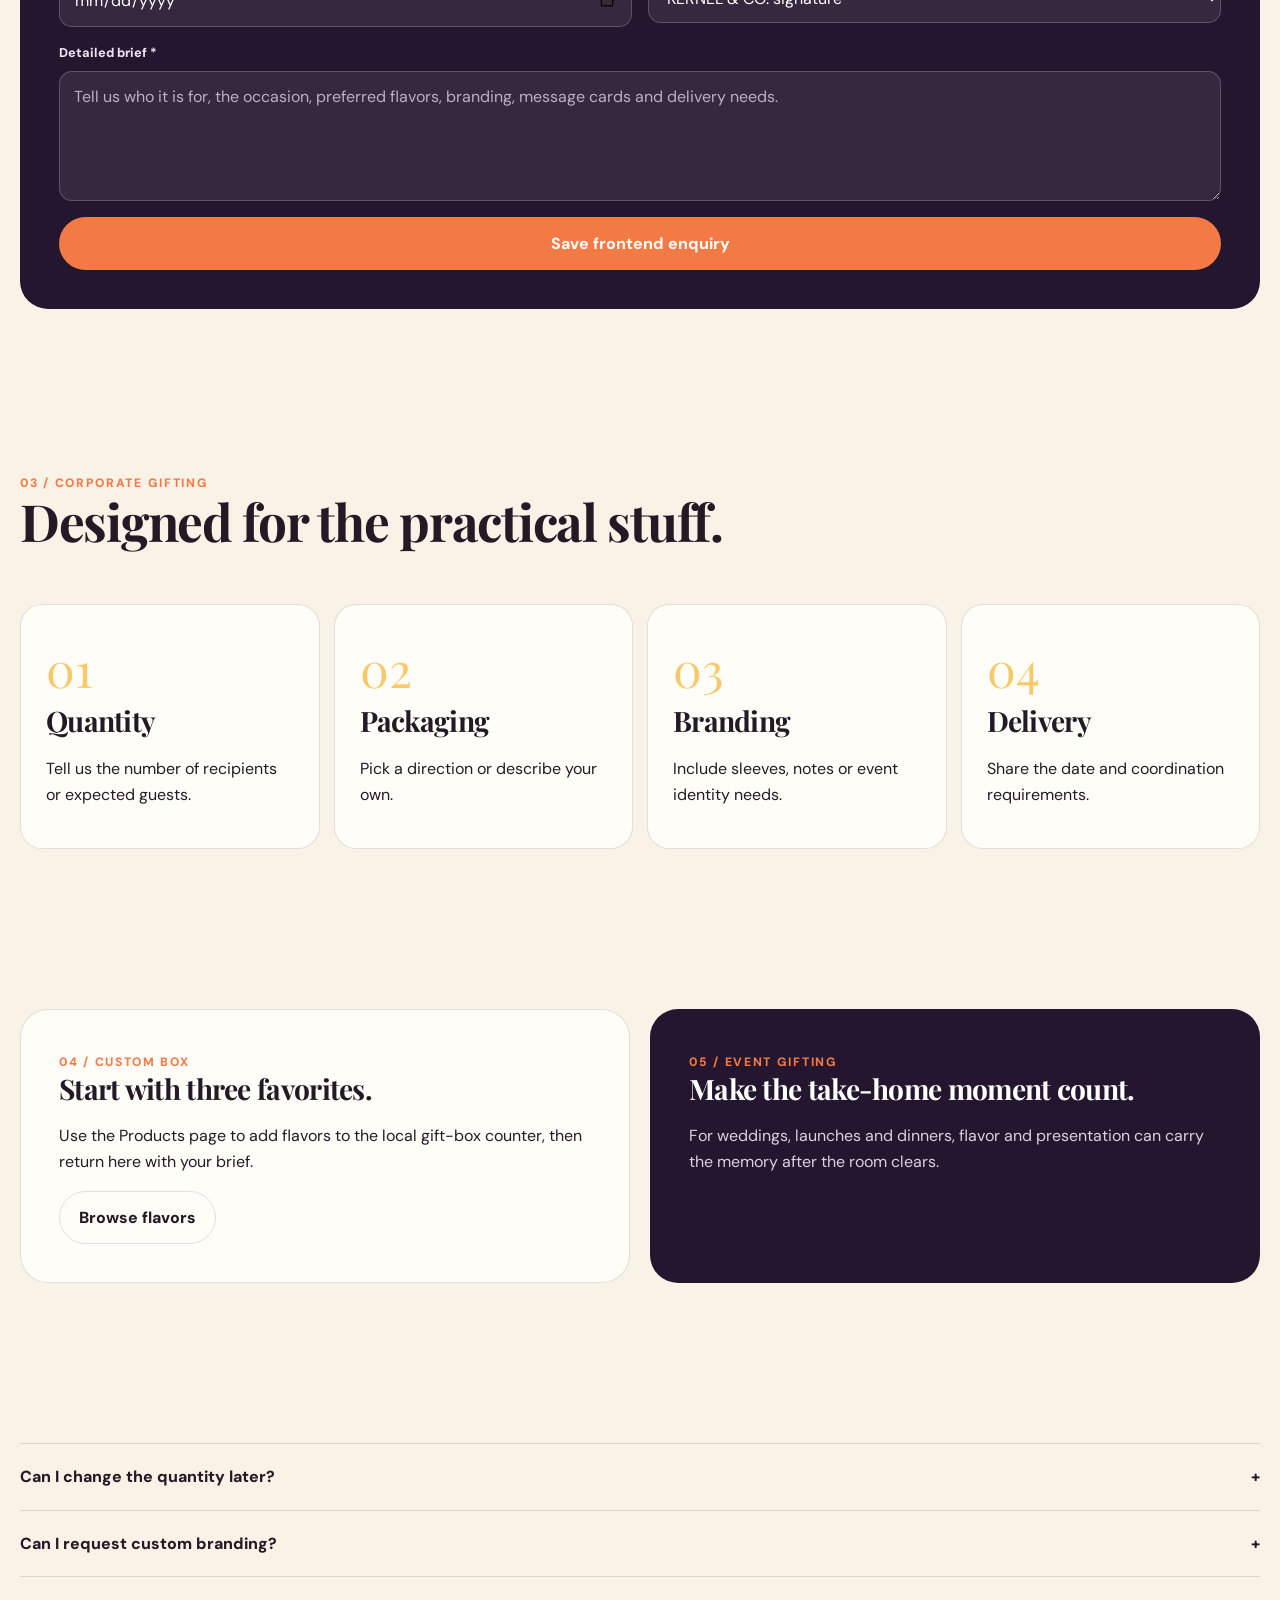
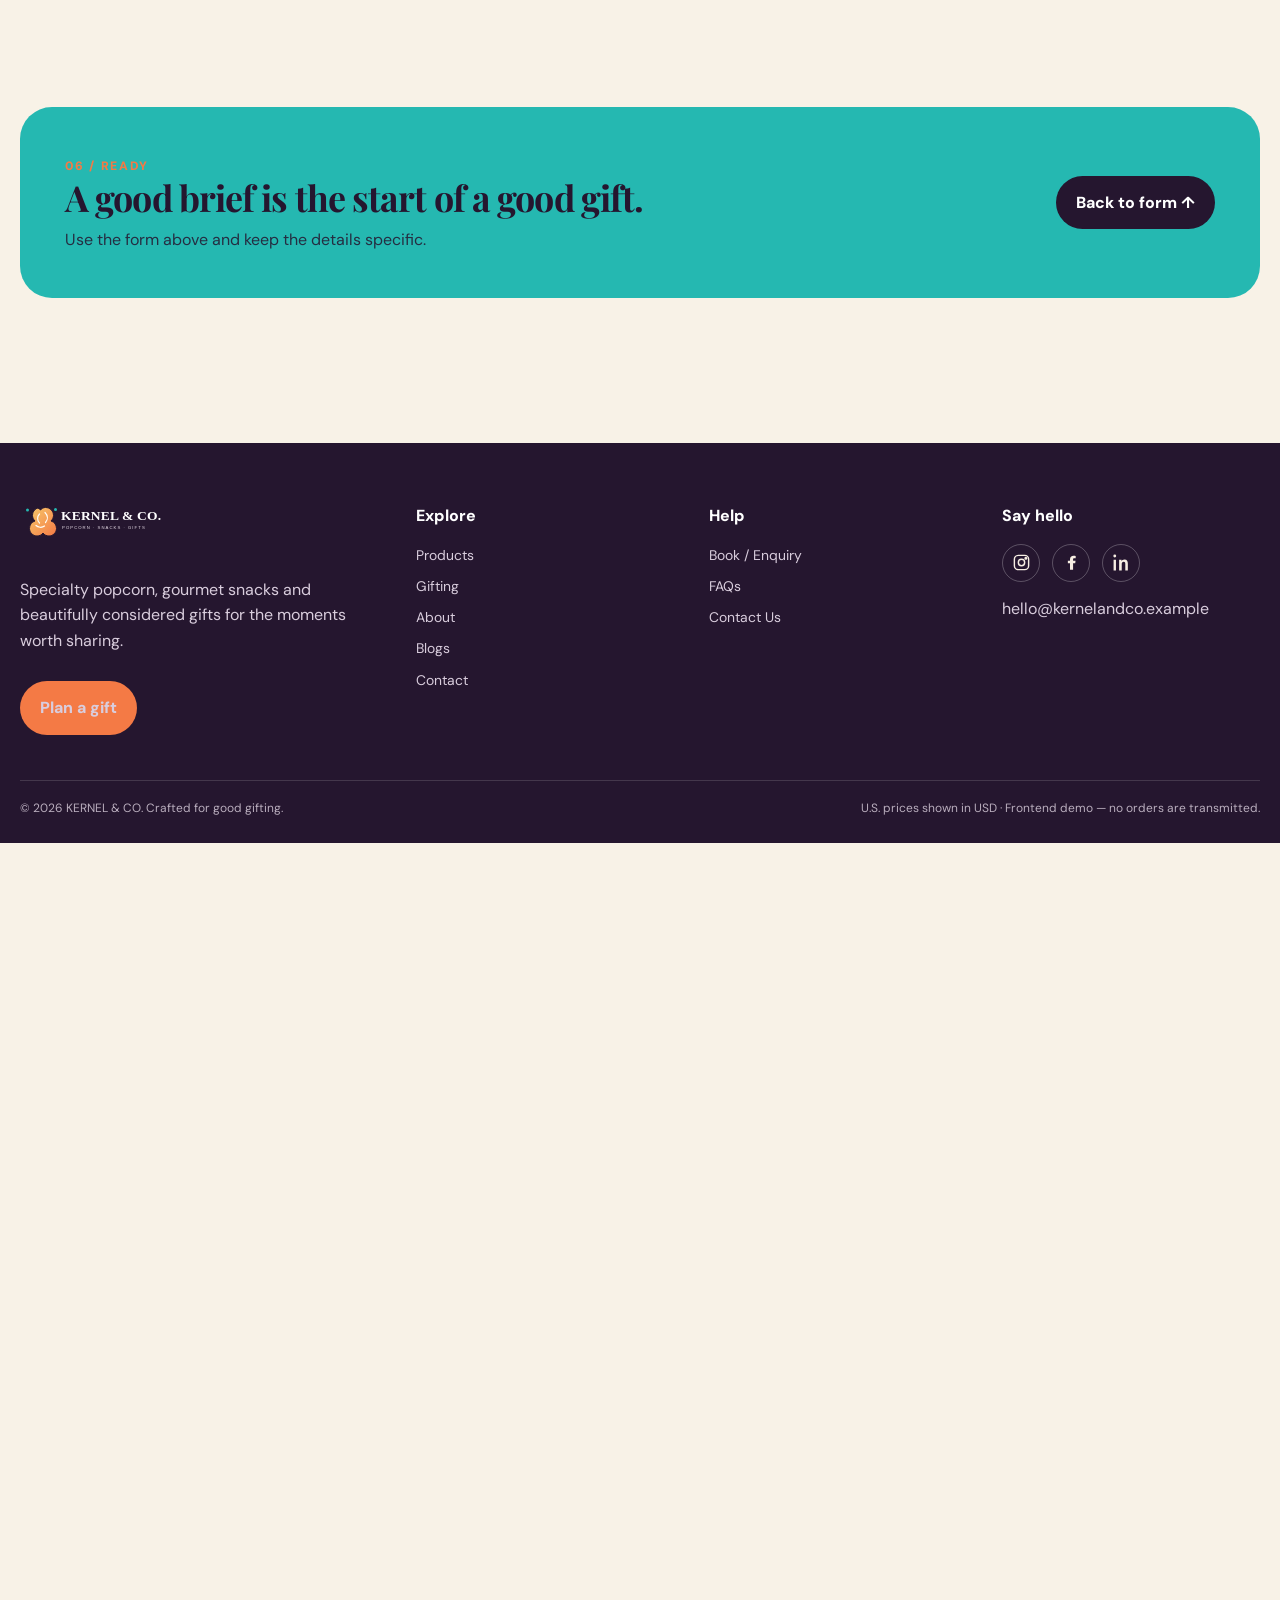
<file: signup.html>
﻿<!doctype html>
<html lang="en" dir="ltr">
<head>
<meta charset="utf-8">
<meta name="viewport" content="width=device-width, initial-scale=1">
<title>Start an Enquiry | KERNEL & CO.</title>
<meta name="description" content="Start a KERNEL & CO. gifting enquiry for corporate, event or custom gift boxes.">
<meta http-equiv="refresh" content="0;url=enquiry.html">
<meta name="keywords" content="KERNEL & CO., gourmet popcorn, specialty snacks, gift boxes, corporate gifting, event gifting">
<meta name="robots" content="index,follow">
<meta name="author" content="KERNEL & CO.">
<meta name="theme-color" content="#25162F">
<meta property="og:title" content="Sign Up | KERNEL & CO."><meta property="og:description" content="Create a KERNEL & CO. demo customer profile using frontend-only validation."><meta property="og:image" content="assets/logo.svg"><meta property="og:type" content="website"><meta property="og:url" content="https://kernelandco.example/sign-up.html">
<meta name="twitter:card" content="summary_large_image"><meta name="twitter:title" content="Sign Up | KERNEL & CO."><meta name="twitter:description" content="Create a KERNEL & CO. demo customer profile using frontend-only validation.">
<link rel="canonical" href="https://kernelandco.example/sign-up.html">
<link rel="icon" href="assets/favicon.svg" type="image/svg+xml">
<link rel="stylesheet" href="css/style.css">
</head><body>
<a class="skip-link" href="#main">Skip to content</a>
<header class="site-header">
  <div class="container nav-wrap">
    <a class="brand" href="index.html" aria-label="KERNEL & CO. home"><img class="brand-logo brand-logo-dark" src="assets/logo.svg" alt="KERNEL & CO."><img class="brand-logo brand-logo-light" src="assets/logo-light.svg" alt="" aria-hidden="true"></a>
    <nav class="nav" aria-label="Primary navigation"><a href="index.html" class="">Home</a><a href="products.html" class="">Products</a><a href="about.html" class="">About</a><a href="services.html" class="">Gifting</a><a href="blogs.html" class="">Blogs</a><a href="contact.html" class="">Contact</a></nav>
    <div class="nav-tools">
      <a class="btn btn-primary header-cta" href="products.html">Shop Now →</a>
      <button class="control-btn" data-dir-toggle aria-label="Switch text direction">RTL</button>
      <button class="icon-btn" data-theme-toggle aria-label="Switch color theme">◐</button>
      <button class="icon-btn hamburger" data-menu-toggle aria-label="Open navigation menu" aria-expanded="false">☰</button>
    </div>
  </div>
  <div class="mobile-panel" data-mobile-panel><div class="container inner"><a href="index.html">Home</a><a href="products.html">Products</a><a href="about.html">About</a><a href="services.html">Gifting</a><a href="blogs.html">Blogs</a><a href="contact.html">Contact</a></div></div>
</header><main id="main">
<section class="auth-shell"><div class="auth-card"><img class="logo-small" src="assets/logo.svg" alt="KERNEL & CO."><span class="kicker">Create your KERNEL & CO. profile</span><h1 style="font-size:3.5rem">Make room for good things.</h1><form data-demo-form="signup"><div class="field"><label for="s-name">Full name *</label><input id="s-name" required autocomplete="name"></div><div class="field" style="margin-top:14px"><label for="s-email">Email *</label><input id="s-email" type="email" required autocomplete="email"></div><div class="field" style="margin-top:14px"><label for="s-phone">Phone *</label><input id="s-phone" required autocomplete="tel"></div><div class="field" style="margin-top:14px"><label for="s-password">Password *</label><input id="s-password" type="password" minlength="6" required autocomplete="new-password"></div><div class="field" style="margin-top:14px"><label for="s-confirm">Confirm password *</label><input id="s-confirm" type="password" minlength="6" required autocomplete="new-password"></div><label class="check" style="margin:18px 0"><input type="checkbox" required> I agree to the KERNEL & CO. demo terms and understand this is not a live account system.</label><button class="btn btn-accent" style="width:100%" type="submit">Create demo account</button></form><p style="margin-top:20px;color:var(--muted);font-size:.85rem">Already have a profile? <a href="login.html"><strong>Log in</strong></a></p></div></section>
</main>
<footer class="site-footer">
 <div class="container">
  <div class="footer-grid">
   <div class="footer-brand"><a href="index.html" aria-label="KERNEL &amp; CO. home"><img class="footer-logo" src="assets/logo-light.svg" alt="KERNEL &amp; CO."></a><p>Specialty popcorn, gourmet snacks and beautifully considered gifts for the moments worth sharing.</p><div class="actions"><a class="btn btn-accent" href="enquiry.html">Plan a gift</a></div></div>
   <div><div class="footer-title">Explore</div><div class="footer-links"><a href="products.html">Products</a><a href="services.html">Gifting</a><a href="about.html">About</a><a href="blogs.html">Blogs</a><a href="contact.html">Contact</a></div></div>
   <div><div class="footer-title">Help</div><div class="footer-links"><a href="enquiry.html">Book / Enquiry</a><a href="contact.html#faq">FAQs</a><a href="contact.html">Contact Us</a></div></div>
   <div><div class="footer-title">Say hello</div><div class="footer-social" aria-label="Social media"><a href="https://www.instagram.com/" aria-label="Instagram" title="Instagram"><svg viewBox="0 0 24 24" aria-hidden="true" focusable="false"><rect x="3" y="3" width="18" height="18" rx="5"/><circle cx="12" cy="12" r="4"/><circle cx="17.5" cy="6.5" r="1"/></svg></a><a href="https://www.facebook.com/" aria-label="Facebook" title="Facebook"><svg viewBox="0 0 24 24" aria-hidden="true"><path d="M14 21v-8h2.7l.4-3.1H14V8c0-.9.3-1.5 1.6-1.5h1.7V3.7c-.3 0-1.4-.2-2.7-.2-2.7 0-4.5 1.6-4.5 4.6v1.8H7.4V13h2.7v8z"/></svg></a><a href="https://www.linkedin.com/" aria-label="LinkedIn" title="LinkedIn"><svg viewBox="0 0 24 24" aria-hidden="true"><path d="M5 8.5H2V22h3zM3.5 2A1.8 1.8 0 1 0 3.5 5.6 1.8 1.8 0 0 0 3.5 2M9 8.5h3v1.8c.6-1.1 1.8-2.1 3.8-2.1 3.3 0 4.2 2.1 4.2 5.1V22h-3.2v-7.7c0-1.8-.1-3.2-2-3.2s-2.5 1.5-2.5 3.2V22H9z"/></svg></a></div><a href="mailto:hello@kernelandco.example">hello@kernelandco.example</a></div>
  </div>
  <div class="footer-bottom"><span>© <span data-year></span> KERNEL & CO. Crafted for good gifting.</span><span>U.S. prices shown in USD · Frontend demo — no orders are transmitted.</span></div>
 </div>
</footer>
<div class="toast" role="status" aria-live="polite"></div>
<button class="icon-btn" data-top hidden style="position:fixed;right:20px;bottom:76px;z-index:1500;box-shadow:var(--shadow)" aria-label="Back to top">↑</button>
<script src="js/script.js"></script></body></html>
</file>
<file: css/style.css>
@import url('https://fonts.googleapis.com/css2?family=DM+Sans:wght@400;500;600;700&family=Playfair+Display:wght@500;600;700;800&display=swap');

:root{
 --primary:#25162F; --secondary:#25B8B1; --accent:#F47A45; --gold:#F7C96B;
 --bg:#F8F2E7; --surface:#FFFDF8; --surface-2:#EFE5D5; --text:#241A26; --muted:#716873;
 --border:rgba(37,22,47,.13); --shadow:0 22px 60px rgba(37,22,47,.12);
 --radius:26px; --max:1240px;
 --display:'Playfair Display',Georgia,serif; --body:'DM Sans',Arial,sans-serif;
}
html[data-theme="dark"]{
 --bg:#17111B; --surface:#211827; --surface-2:#2A2030; --text:#F8F2E7; --muted:#BEB3C2;
 --border:rgba(248,242,231,.14); --shadow:0 22px 60px rgba(0,0,0,.32);
}
*{box-sizing:border-box}
html{scroll-behavior:smooth}
body{margin:0;background:var(--bg);color:var(--text);font-family:var(--body);line-height:1.6;overflow-x:hidden}
body:before{content:"";position:fixed;inset:0;pointer-events:none;background-image:radial-gradient(rgba(37,22,47,.035) 1px,transparent 1px);background-size:18px 18px;z-index:-1}
html[data-theme="dark"] body:before{opacity:.16}
img{max-width:100%;display:block}
a{color:inherit;text-decoration:none}
button,input,select,textarea{font:inherit}
button{cursor:pointer}
.container{width:min(var(--max),calc(100% - 40px));margin:auto}
.skip-link{position:fixed;left:12px;top:-60px;background:var(--gold);color:var(--primary);padding:10px 16px;z-index:9999;border-radius:8px}
.skip-link:focus{top:12px}
.site-header{position:sticky;top:0;z-index:1000;background:color-mix(in srgb,var(--bg) 90%,transparent);backdrop-filter:blur(18px);border-bottom:1px solid var(--border)}
.nav-wrap{height:82px;display:flex;align-items:center;gap:26px}
.brand{display:flex;align-items:center;flex:0 0 auto}
.brand img{width:146px;height:auto;color:var(--primary)}
.brand-logo-dark{display:block!important}.brand-logo-light{display:none!important}html[data-theme="dark"] .brand-logo-dark{display:none!important}html[data-theme="dark"] .brand-logo-light{display:block!important}
.nav{display:flex;align-items:center;gap:22px;margin-left:auto}
.nav a{font-size:.88rem;font-weight:600;color:var(--muted);position:relative;padding:8px 0}
.nav a:hover,.nav a.active{color:var(--text)}
.nav a.active:after{content:"";position:absolute;left:0;right:0;bottom:1px;height:2px;background:var(--accent);border-radius:2px}
.nav-tools{display:flex;align-items:center;gap:8px;margin-left:4px}
.header-cta{font-size:.78rem;padding:9px 18px;white-space:nowrap}
.icon-btn,.control-btn{width:40px;height:40px;border:1px solid var(--border);background:var(--surface);color:var(--text);border-radius:50%;display:grid;place-items:center;transition:.25s}
.icon-btn:hover,.control-btn:hover{transform:translateY(-2px);border-color:var(--secondary)}
.icon-btn svg{width:19px;height:19px;fill:none;stroke:currentColor;stroke-width:1.7;stroke-linecap:round;stroke-linejoin:round}.control-btn{font-size:.7rem;font-weight:800;width:auto;padding:0 11px;border-radius:99px}
.hamburger{display:none}
.mobile-panel{display:none}
main{min-height:60vh}
.hero{position:relative;padding:80px 0 90px;overflow:hidden}
.hero-grid{display:grid;grid-template-columns:1.05fr .95fr;gap:70px;align-items:center}
.eyebrow{display:inline-flex;align-items:center;gap:8px;text-transform:uppercase;letter-spacing:.16em;font-size:.72rem;font-weight:800;color:var(--secondary);margin-bottom:18px}
.eyebrow:before{content:"";width:28px;height:2px;background:var(--accent)}
h1,h2,h3{font-family:var(--display);line-height:1.05;margin:0 0 20px;letter-spacing:-.025em}
h1{font-size:clamp(3.2rem,7vw,7.3rem)}
h2{font-size:clamp(2.2rem,4vw,4.5rem)}
h3{font-size:clamp(1.4rem,2.2vw,2.1rem)}
.lede{font-size:1.08rem;color:var(--muted);max-width:650px}
.actions{display:flex;gap:12px;flex-wrap:wrap;margin-top:28px}
.btn{display:inline-flex;align-items:center;justify-content:center;gap:9px;border:1px solid transparent;padding:13px 19px;border-radius:999px;font-weight:800;transition:.25s;min-height:48px}
.btn-primary{background:var(--primary);color:#fff}
.btn-primary:hover{transform:translateY(-2px);box-shadow:0 12px 26px rgba(37,22,47,.2)}
.btn-secondary{background:transparent;border-color:var(--border);color:var(--text)}
.btn-secondary:hover{background:var(--surface);border-color:var(--secondary)}
.btn-accent{background:var(--accent);color:#fff}
.btn-accent:hover{transform:translateY(-2px)}
.hero-art{position:relative;min-height:520px}
.hero-art .photo{width:82%;height:510px;object-fit:cover;border-radius:45% 45% 18px 45%;margin-left:auto;box-shadow:var(--shadow)}
.hero-art .badge{position:absolute;left:0;bottom:38px;background:var(--primary);color:#fff;padding:20px;border-radius:20px;width:180px;box-shadow:var(--shadow)}
.hero-art .badge strong{font-family:var(--display);font-size:2rem;display:block;color:var(--gold)}
.float-dot{position:absolute;width:74px;height:74px;border-radius:50%;background:var(--gold);right:5%;top:2%;animation:float 5s ease-in-out infinite}
.float-spark{position:absolute;width:72px;left:4%;top:14%;animation:spin 14s linear infinite}
@keyframes float{50%{transform:translateY(15px) rotate(7deg)}} @keyframes spin{to{transform:rotate(360deg)}}
.section{padding:95px 0}
.section-tight{padding:65px 0}
.section-head{display:flex;justify-content:space-between;gap:30px;align-items:end;margin-bottom:35px}
.section-head p{max-width:520px;color:var(--muted)}
.kicker{color:var(--accent);font-size:.76rem;font-weight:800;text-transform:uppercase;letter-spacing:.14em}
.marquee{overflow:hidden;border-top:1px solid var(--border);border-bottom:1px solid var(--border);padding:15px 0;white-space:nowrap}
.marquee-track{display:flex;width:max-content;gap:45px;animation:marquee 24s linear infinite;will-change:transform}.marquee:hover .marquee-track{animation-play-state:paused}
.marquee span{font-family:var(--display);font-size:1.45rem}.marquee b{color:var(--accent)}
@keyframes marquee{from{transform:translateX(0)}to{transform:translateX(-50%)}}
.flavor-grid{display:grid;grid-template-columns:repeat(4,1fr);gap:14px}
.flavor{position:relative;min-height:240px;border-radius:24px;overflow:hidden;color:#fff;padding:22px;display:flex;align-items:end;background:#333}
.flavor img{position:absolute;inset:0;width:100%;height:100%;object-fit:cover;transition:.5s;filter:saturate(.9)}
.flavor:after{content:"";position:absolute;inset:0;background:linear-gradient(transparent 25%,rgba(20,10,20,.75))}
.flavor:hover img{transform:scale(1.07)}
.flavor > div{position:relative;z-index:1}.flavor h3{margin:0;font-size:1.7rem}.flavor small{opacity:.82}
.product-grid{display:grid;grid-template-columns:repeat(4,1fr);gap:18px}
.product-card{background:var(--surface);border:1px solid var(--border);border-radius:22px;overflow:hidden;box-shadow:0 8px 30px rgba(37,22,47,.05);transition:.3s;display:flex;flex-direction:column}
.product-card:hover{transform:translateY(-5px);box-shadow:var(--shadow)}
.product-image{height:270px;position:relative;overflow:hidden;background:var(--surface-2)}
.product-image img{width:100%;height:100%;object-fit:cover;transition:.45s}.product-card:hover .product-image img{transform:scale(1.06)}
.product-badge{position:absolute;top:12px;left:12px;background:var(--gold);color:var(--primary);padding:5px 9px;border-radius:999px;font-size:.7rem;font-weight:800}
.product-body{padding:18px;display:flex;flex-direction:column;flex:1}
.product-body .category{font-size:.7rem;color:var(--secondary);font-weight:800;text-transform:uppercase;letter-spacing:.1em}
.product-body h3{font-size:1.45rem;margin:7px 0}
.product-body p{font-size:.86rem;color:var(--muted);margin:0 0 15px}
.price{font-weight:900;font-size:1.1rem;margin-top:auto}
.product-actions{display:flex;gap:8px;margin-top:14px}.mini-btn{flex:1;border:1px solid var(--border);background:transparent;color:var(--text);border-radius:11px;padding:10px;font-size:.78rem;font-weight:800}.mini-btn:hover{background:var(--surface-2)}
.editorial{display:grid;grid-template-columns:.8fr 1.2fr;gap:28px;align-items:stretch}
.editorial .big-image{min-height:570px;border-radius:28px;overflow:hidden}.editorial .big-image img{width:100%;height:100%;object-fit:cover}
.editorial-copy{background:var(--primary);color:#fff;border-radius:28px;padding:50px;display:flex;flex-direction:column;justify-content:center}
.editorial-copy p{color:#ded2e0}.editorial-copy .line{width:80px;height:3px;background:var(--gold);margin:10px 0 24px}
.split{display:grid;grid-template-columns:1fr 1fr;gap:20px}.panel{border-radius:28px;padding:38px;background:var(--surface);border:1px solid var(--border)}
.panel.dark{background:var(--primary);color:#fff}.panel.dark p{color:#ddd1df}
.stat-grid{display:grid;grid-template-columns:repeat(4,1fr);gap:1px;background:var(--border);border:1px solid var(--border);border-radius:22px;overflow:hidden}.stat{background:var(--surface);padding:30px}.stat strong{font-family:var(--display);font-size:3rem;display:block;color:var(--accent)}
.testimonial-grid{display:grid;grid-template-columns:repeat(3,1fr);gap:18px}.quote{padding:28px;background:var(--surface);border:1px solid var(--border);border-radius:22px}.stars{color:var(--gold);letter-spacing:3px}.quote p{font-family:var(--display);font-size:1.35rem}.quote small{color:var(--muted)}
.occasion-grid{display:grid;grid-template-columns:1.2fr .8fr .8fr;gap:14px}.occasion{min-height:260px;border-radius:25px;padding:28px;position:relative;overflow:hidden;color:#fff;display:flex;align-items:end}.occasion img{position:absolute;inset:0;width:100%;height:100%;object-fit:cover}.occasion:after{content:"";position:absolute;inset:0;background:linear-gradient(transparent,rgba(15,7,17,.82))}.occasion div{position:relative;z-index:1}
.cta-band{background:var(--secondary);color:var(--primary);border-radius:32px;padding:45px;display:flex;justify-content:space-between;align-items:center;gap:30px;flex-wrap:nowrap}
.cta-band>div{min-width:0;flex:1 1 auto}
.cta-band>div h2{font-size:clamp(1.7rem,2.8vw,2.8rem);margin-bottom:10px;line-height:1.1}
.cta-band>div p{max-width:580px;margin:0;color:var(--primary);opacity:.85}
.cta-band>.btn{flex:0 0 auto;white-space:nowrap}
.page-hero{padding:70px 0 50px;border-bottom:1px solid var(--border)}.page-hero-grid{display:grid;grid-template-columns:minmax(0,1.2fr) minmax(260px,.8fr);gap:clamp(24px,4vw,56px);align-items:center}.page-hero h1{font-size:clamp(3rem,7vw,6rem);max-width:850px;margin:0;text-wrap:balance}.page-hero p{max-width:580px;margin:0;color:var(--muted);font-size:1.04rem;line-height:1.75}
.filters{display:flex;gap:8px;flex-wrap:wrap;margin-bottom:25px}.filter-btn{border:1px solid var(--border);background:var(--surface);color:var(--muted);padding:9px 14px;border-radius:999px;font-weight:800;font-size:.8rem}.filter-btn.active{background:var(--primary);color:#fff;border-color:var(--primary)}
.modal{position:fixed;inset:0;background:rgba(10,6,12,.72);z-index:2000;display:grid;place-items:center;padding:20px;opacity:0;visibility:hidden;transition:.25s}.modal.open{opacity:1;visibility:visible}.modal-card{width:min(800px,100%);max-height:90vh;overflow:auto;background:var(--surface);border-radius:28px;border:1px solid var(--border);position:relative;transform:translateY(15px);transition:.25s}.modal.open .modal-card{transform:translateY(0)}.modal-close{position:absolute;right:14px;top:14px;width:40px;height:40px;border:0;border-radius:50%;background:var(--primary);color:#fff;z-index:2}.modal-content{display:grid;grid-template-columns:.9fr 1.1fr}.modal-content img{width:100%;height:100%;min-height:400px;object-fit:cover}.modal-copy{padding:38px}
.form-grid{display:grid;grid-template-columns:1fr 1fr;gap:16px}.field{display:flex;flex-direction:column;gap:7px}.field.full{grid-column:1/-1}.field label{font-size:.8rem;font-weight:800}.field input,.field select,.field textarea{width:100%;border:1px solid var(--border);background:var(--surface);color:var(--text);border-radius:13px;padding:12px 14px;outline:none}.field input:focus,.field select:focus,.field textarea:focus{border-color:var(--secondary);box-shadow:0 0 0 3px rgba(37,184,177,.13)}.field textarea{min-height:130px;resize:vertical}.invalid{border-color:#d24d4d!important}.error{color:#c33;font-size:.75rem}.form-note{font-size:.78rem;color:var(--muted)}
.info-grid{display:grid;grid-template-columns:repeat(3,1fr);gap:16px}.info-card{padding:25px;background:var(--surface);border:1px solid var(--border);border-radius:20px}.info-icon{width:42px;height:42px;border-radius:13px;background:var(--surface-2);display:grid;place-items:center;color:var(--secondary);margin-bottom:15px}
.faq{border-top:1px solid var(--border)}.faq-item{border-bottom:1px solid var(--border)}.faq-q{width:100%;border:0;background:none;color:var(--text);display:flex;justify-content:space-between;text-align:left;padding:20px 0;font-weight:800}.faq-a{max-height:0;overflow:hidden;color:var(--muted);transition:max-height .3s}.faq-item.open .faq-a{max-height:180px;padding-bottom:20px}
.blog-grid{display:grid;grid-template-columns:repeat(3,1fr);gap:20px}.blog-card{background:var(--surface);border:1px solid var(--border);border-radius:24px;overflow:hidden}.blog-card img{width:100%;height:235px;object-fit:cover}.blog-card .copy{padding:22px}.blog-card .meta{font-size:.7rem;text-transform:uppercase;letter-spacing:.1em;color:var(--secondary);font-weight:800}.blog-card h3{font-size:1.5rem;margin:8px 0}.blog-card p{color:var(--muted);font-size:.9rem}
.timeline{position:relative;border-left:2px solid var(--border);margin-left:14px;padding-left:35px}.timeline-item{position:relative;padding-bottom:35px}.timeline-item:before{content:"";position:absolute;left:-44px;top:3px;width:16px;height:16px;background:var(--accent);border:4px solid var(--bg);border-radius:50%}.timeline-item strong{color:var(--secondary)}
.steps{display:grid;grid-template-columns:repeat(4,1fr);gap:14px}.step{padding:25px;border:1px solid var(--border);border-radius:22px;background:var(--surface)}.step-num{font-family:var(--display);font-size:3rem;color:var(--gold)}
.auth-shell{min-height:calc(100vh - 82px);display:grid;place-items:center;padding:60px 0}.auth-card{width:min(520px,100%);background:var(--surface);border:1px solid var(--border);border-radius:30px;padding:42px;box-shadow:var(--shadow)}.auth-card .logo-small{width:125px;margin-bottom:25px}.check{display:flex;gap:9px;align-items:flex-start;font-size:.8rem;color:var(--muted)}.check input{margin-top:4px}
.error-page{min-height:calc(100vh - 82px);display:grid;place-items:center;text-align:center;padding:60px}.error-code{font-family:var(--display);font-size:clamp(8rem,22vw,18rem);line-height:.75;color:var(--secondary);position:relative}.error-code:after{content:"K&CO";position:absolute;font-family:var(--display);font-size:2rem;color:var(--accent);right:2%;bottom:4%;transform:rotate(-9deg)}
.map{min-height:360px;border-radius:28px;overflow:hidden;border:1px solid var(--border);background:var(--surface-2)}.map iframe{width:100%;height:100%;min-height:360px;border:0}
.site-footer{background:var(--primary);color:#fff;margin-top:80px;padding:60px 0 25px}.footer-grid{display:grid;grid-template-columns:1.4fr repeat(3,1fr);gap:35px}.site-footer p,.site-footer a{color:#d9cddd}.site-footer a:hover{color:#fff}.footer-title{font-weight:800;color:#fff;margin-bottom:15px}.footer-links{display:grid;gap:9px;font-size:.87rem}.footer-brand .footer-logo{width:150px;margin-bottom:14px}.footer-logo{display:block!important}.footer-brand>a{display:inline-block;transition:opacity .2s}.footer-brand>a:hover{opacity:.82}.footer-social{display:flex;align-items:center;gap:12px;margin:10px 0 14px}.footer-social a{width:38px;height:38px;border:1px solid rgba(255,255,255,.25);border-radius:50%;display:grid;place-items:center;transition:background .2s,border-color .2s}.footer-social a:hover{background:var(--secondary);border-color:var(--secondary)}.footer-social svg{width:19px;height:19px;fill:currentColor;stroke:currentColor;stroke-width:1.5;stroke-linecap:round;stroke-linejoin:round}.footer-bottom{margin-top:45px;border-top:1px solid rgba(255,255,255,.14);padding-top:18px;display:flex;justify-content:space-between;gap:20px;font-size:.75rem;color:#b9adbd}
.toast{position:fixed;right:20px;bottom:20px;z-index:3000;background:var(--primary);color:#fff;padding:14px 18px;border-radius:14px;box-shadow:var(--shadow);transform:translateY(20px);opacity:0;visibility:hidden;transition:.25s}.toast.show{transform:none;opacity:1;visibility:visible}
.reveal{opacity:0;transform:translateY(25px);transition:opacity .65s ease,transform .65s ease}.reveal.visible{opacity:1;transform:none}
[dir="rtl"] .nav{margin-left:0;margin-right:auto}[dir="rtl"] .nav a.active:after{left:0;right:0}[dir="rtl"] .timeline{border-left:0;border-right:2px solid var(--border);margin-left:0;margin-right:14px;padding-left:0;padding-right:35px}[dir="rtl"] .timeline-item:before{left:auto;right:-44px}[dir="rtl"] .section-head,[dir="rtl"] .page-hero-grid{flex-direction:row-reverse}[dir="rtl"] .footer-bottom{flex-direction:row-reverse}
@media(max-width:1050px){.nav{gap:14px}.nav a{font-size:.78rem}.hero-grid{gap:35px}.product-grid{grid-template-columns:repeat(3,1fr)}.flavor-grid{grid-template-columns:repeat(2,1fr)}.footer-grid{grid-template-columns:1.5fr repeat(2,1fr)}}
@media(max-width:820px){
 .nav{display:none}.hamburger{display:grid}.header-cta{display:none}.nav-wrap{justify-content:space-between}.nav-tools{margin-left:auto}.mobile-panel{display:block;position:fixed;inset:82px 0 auto;background:var(--surface);border-bottom:1px solid var(--border);box-shadow:var(--shadow);transform:translateY(-120%);transition:.3s;z-index:999}.mobile-panel.open{transform:none}.mobile-panel .inner{padding:18px 20px;display:grid;gap:4px}.mobile-panel a{padding:13px;border-radius:10px;font-weight:700}.mobile-panel a:hover{background:var(--surface-2)}
 .hero{padding:55px 0}.hero-grid,.editorial,.split{grid-template-columns:1fr}.hero-art{min-height:430px}.hero-art .photo{height:420px;width:88%}.section{padding:70px 0}.product-grid{grid-template-columns:repeat(2,1fr)}.testimonial-grid,.blog-grid{grid-template-columns:1fr 1fr}.occasion-grid{grid-template-columns:1fr 1fr}.occasion:first-child{grid-row:span 2}.stat-grid{grid-template-columns:1fr 1fr}.steps{grid-template-columns:1fr 1fr}.info-grid{grid-template-columns:1fr}.footer-grid{grid-template-columns:1fr 1fr}.modal-content{grid-template-columns:1fr}.modal-content img{min-height:250px;height:280px}.section-head{display:block}.page-hero{padding:48px 0 38px}.page-hero-grid{grid-template-columns:1fr;gap:14px;align-items:start}.page-hero h1{max-width:20ch}.page-hero p{max-width:62ch}
}
@media(max-width:560px){
 .container{width:min(var(--max),calc(100% - 28px))}.nav-wrap{height:72px}.mobile-panel{inset:72px 0 auto}.brand img{width:122px}.nav-tools{gap:5px}.icon-btn,.control-btn{width:36px;height:36px}.control-btn{padding:0 8px}.hero-art{min-height:350px}.hero-art .photo{height:340px}.hero-art .badge{width:150px;bottom:15px}.float-dot{width:52px;height:52px}.product-grid,.blog-grid,.testimonial-grid,.flavor-grid,.occasion-grid,.steps{grid-template-columns:1fr}.occasion:first-child{grid-row:auto}.form-grid{grid-template-columns:1fr}.field.full{grid-column:auto}.auth-card{padding:28px 20px}.footer-grid{grid-template-columns:1fr}.footer-bottom{display:block}.footer-bottom > *{margin-bottom:7px}.cta-band{padding:30px;display:flex;flex-direction:column;align-items:flex-start;gap:22px}.cta-band>.btn{width:100%}.actions .btn{width:100%}h1{font-size:clamp(2.8rem,14vw,4.7rem)}h2{font-size:clamp(2.1rem,10vw,3.4rem)}
}
@media(prefers-reduced-motion:reduce){*,*:before,*:after{scroll-behavior:auto!important;animation:none!important;transition:none!important}.reveal{opacity:1;transform:none}}

/* Stable responsive menu and image containers */
.mobile-panel{visibility:hidden;pointer-events:none}.mobile-panel.open{visibility:visible;pointer-events:auto}.mobile-panel a.active{background:var(--surface-2);color:var(--text);box-shadow:inset 3px 0 var(--accent)}.mobile-panel a[aria-current="page"]{font-weight:800}.hero-art,.product-image,.flavor,.occasion,.editorial .big-image{min-width:0;overflow:hidden}.product-image img,.hero-art img,.blog-card img{max-width:100%;object-fit:cover}

/* Contact page refresh: compact map, no stretched empty panel, clear enquiry form */
.contact-hero{padding:54px 0 34px}.contact-hero .page-hero-grid{align-items:center}.contact-hero h1{font-size:clamp(2.8rem,5.3vw,5.2rem);max-width:760px;margin-bottom:0}.contact-hero p{margin:0;max-width:460px}
.contact-layout-section{padding-top:34px;padding-bottom:54px}.contact-layout{display:grid;grid-template-columns:minmax(270px,.78fr) minmax(0,1.22fr);gap:24px;align-items:start}.contact-sidebar{display:grid;gap:18px;align-content:start;min-width:0}.contact-intro{padding:28px;align-self:start}.contact-intro h2{font-size:clamp(1.8rem,3vw,2.6rem);margin:10px 0 12px}.contact-intro .lede{font-size:.96rem;margin:0 0 22px}.contact-detail{display:flex;gap:12px;align-items:flex-start;padding-top:16px;margin-top:16px;border-top:1px solid var(--border)}.contact-detail-icon{width:38px;height:38px;flex:0 0 38px;border-radius:12px;background:var(--surface-2);display:grid;place-items:center;color:var(--accent);font-size:1.1rem}.contact-detail strong{display:block;font-size:.88rem;margin-bottom:3px}.contact-detail p,.contact-detail a{font-size:.84rem;color:var(--muted);margin:0;overflow-wrap:anywhere}.contact-map-card{padding:18px;background:var(--surface);border:1px solid var(--border);border-radius:22px;overflow:hidden}.map-card-heading{display:flex;justify-content:space-between;gap:12px;align-items:center;margin-bottom:12px}.map-card-heading h3{font-size:1.18rem;line-height:1.2;margin:5px 0 0}.map-pin-mark{display:grid;place-items:center;width:38px;height:38px;border-radius:50%;background:var(--surface-2);color:var(--accent);font-size:1.35rem;flex:0 0 38px}.contact-map{height:178px;border-radius:14px;overflow:hidden;border:1px solid var(--border);background:var(--surface-2)}.contact-map iframe{width:100%;height:100%;display:block;border:0}.map-link{display:flex;justify-content:space-between;align-items:center;padding-top:11px;font-size:.8rem;font-weight:700;color:var(--muted)}.map-link:hover{color:var(--accent)}.contact-form{padding:30px;align-self:start;min-width:0}.form-heading h2{font-size:clamp(2rem,3.6vw,3.3rem);margin:9px 0 8px}.form-heading p{color:var(--muted);margin:0 0 6px}.contact-form .field input,.contact-form .field select{min-height:48px}.contact-form .field textarea{min-height:112px}.form-submit-row{padding-top:4px}.form-submit-row .btn{min-width:180px}.form-submit-row .form-note{margin:10px 0 0}.contact-faq{padding-top:30px}.contact-faq .section-head{align-items:end}.contact-faq .section-head h2{font-size:clamp(2rem,4vw,3.2rem);margin:8px 0 0}.contact-faq .section-head p{margin:0}.contact-layout .panel{height:auto;min-height:0}
@media(max-width:820px){.contact-layout{grid-template-columns:1fr}.contact-sidebar{grid-template-columns:1fr 1fr;align-items:start}.contact-intro,.contact-map-card{min-width:0}.contact-map{height:170px}.contact-form{padding:24px}.contact-hero .page-hero-grid{display:grid}.contact-hero p{margin-top:0}}
@media(max-width:560px){.contact-hero{padding:38px 0 24px}.contact-layout-section{padding-top:24px}.contact-sidebar{grid-template-columns:1fr}.contact-intro,.contact-form{padding:22px}.contact-map-card{padding:15px}.contact-map{height:155px}.contact-form .form-grid{grid-template-columns:1fr}.contact-form .field.full{grid-column:auto}.form-submit-row .btn{width:100%}}


/* Footer social brand icons: preserve recognizable logo shapes */
.footer-social a[aria-label="Instagram"] svg {
  fill: none;
  stroke: currentColor;
  stroke-width: 1.8;
  stroke-linecap: round;
  stroke-linejoin: round;
}
.footer-social a[aria-label="Facebook"] svg,
.footer-social a[aria-label="LinkedIn"] svg {
  fill: currentColor;
  stroke: none;
}
.footer-social a {
  color: #f7eee3;
}
.footer-social a:focus-visible {
  outline: 2px solid var(--secondary, #f05a36);
  outline-offset: 3px;
}

/* Product discovery and gift-box builder */
.gift-builder{padding:clamp(24px,4vw,42px)}
.gift-builder-header{display:flex;justify-content:space-between;align-items:center;gap:24px;padding-bottom:24px;border-bottom:1px solid rgba(255,255,255,.16)}
.gift-builder-header h2{font-size:clamp(2rem,4vw,3rem);margin:8px 0}
.gift-builder-header p{margin:0;color:#ddd1df;max-width:620px}
.gift-count{display:inline-block;margin-left:8px;color:var(--gold);font:600 .85rem var(--body);letter-spacing:0}
.gift-builder-content{padding-top:18px}
.gift-empty{margin:0;color:#ddd1df}
.gift-list{list-style:none;padding:0;margin:0;display:grid;gap:10px}
.gift-item{display:grid;grid-template-columns:minmax(0,1fr) auto 38px;align-items:center;gap:16px;padding:12px 14px;border:1px solid rgba(255,255,255,.16);border-radius:14px}
.gift-item div{display:flex;flex-wrap:wrap;align-items:baseline;gap:10px}
.gift-item div span{font-size:.82rem;color:#ddd1df}
.gift-item>strong{color:var(--gold)}
.gift-remove{width:34px;height:34px;border:1px solid rgba(255,255,255,.28);border-radius:50%;background:transparent;color:#fff;font-size:1.2rem}
.gift-remove:hover{background:rgba(255,255,255,.12)}
.gift-builder-footer{display:flex;justify-content:space-between;align-items:center;gap:16px;margin-top:16px}
.gift-total{display:flex;gap:12px;align-items:baseline}
.gift-total[hidden]{display:none}
.gift-total span{color:#ddd1df;font-size:.88rem}
.gift-total strong{font-size:1.2rem;color:var(--gold)}
.gift-clear{border:0;background:transparent;color:#ddd1df;text-decoration:underline;text-underline-offset:3px}
.gift-clear:disabled{opacity:.45;cursor:not-allowed}
.product-search-field{min-width:min(300px,100%)}
.product-results{margin:-12px 0 18px;color:var(--muted);font-size:.88rem}
.empty-state{grid-column:1/-1;padding:28px;border:1px dashed var(--border);border-radius:18px;color:var(--muted);text-align:center}
@media(max-width:560px){
 .gift-builder-header,.gift-builder-footer{align-items:stretch;flex-direction:column}
 .gift-builder-header>.btn{width:100%}
 .gift-item{grid-template-columns:minmax(0,1fr) auto 34px;gap:8px;padding:10px}
 .gift-item div{display:grid;gap:2px}
 .product-search-field{margin-top:18px}
}


/* ── Polish & UX improvements ── */

/* Newsletter section (blogs page last section) */
.newsletter-panel{padding:48px 50px}
.newsletter-split{display:grid;grid-template-columns:1.1fr .9fr;gap:48px;align-items:center}
.newsletter-copy h2{margin-bottom:10px}
.newsletter-copy .lede{margin:0}
.newsletter-form{display:flex;flex-direction:column;gap:14px}
.newsletter-form .field.full{display:flex;flex-direction:column;gap:7px}
.newsletter-form label{font-size:.8rem;font-weight:800}
.newsletter-form input{width:100%;border:1px solid var(--border);background:var(--surface);color:var(--text);border-radius:13px;padding:13px 16px;outline:none;font:inherit}
.newsletter-form input:focus{border-color:var(--secondary);box-shadow:0 0 0 3px rgba(37,184,177,.13)}
@media(max-width:820px){.newsletter-split{grid-template-columns:1fr;gap:28px}.newsletter-panel{padding:36px 32px}}
@media(max-width:560px){.newsletter-panel{padding:26px 22px}}

/* Consistent keyboard focus ring across all interactive elements */
:focus-visible{outline:2px solid var(--secondary);outline-offset:3px;border-radius:4px}
button:focus-visible,a:focus-visible,.btn:focus-visible{outline:2px solid var(--secondary);outline-offset:3px}

/* Info-card: ensure icon area always renders even without emoji/text icon */
.info-icon{min-width:42px;min-height:42px}

/* Blog card: add subtle lift on hover for consistency with product cards */
.blog-card{transition:.3s}
.blog-card:hover{transform:translateY(-4px);box-shadow:var(--shadow)}

/* Occasion card text: ensure legibility with a tighter text shadow */
.occasion div h3,.occasion div p{text-shadow:0 1px 6px rgba(0,0,0,.45)}

/* Quote card: constrain testimonial text line-length for easier reading */
.quote p{line-height:1.4}

/* Dark panel form: ensure labels are white/readable */
.panel.dark .field label{color:#ede4f0}
.panel.dark .field input,.panel.dark .field select,.panel.dark .field textarea{background:rgba(255,255,255,.08);border-color:rgba(255,255,255,.2);color:#fff}
.panel.dark .field input::placeholder,.panel.dark .field textarea::placeholder{color:#bbb0c4}
.panel.dark .field input:focus,.panel.dark .field select:focus,.panel.dark .field textarea:focus{border-color:var(--secondary);background:rgba(255,255,255,.12)}

/* Mini buttons: match card border-radius */
.mini-btn{border-radius:10px;cursor:pointer;transition:.2s}
.mini-btn:hover{background:var(--surface-2);border-color:var(--secondary)}

/* Page hero: add bottom padding to prevent content cramping on inner pages */
.page-hero{padding-bottom:56px}

/* Stat grid: ensure stat numbers don't overflow on small screens */
.stat strong{word-break:break-word}

/* Section-head: on mid-range tablet keep flex so CTA button stays right-aligned */
@media(max-width:820px) and (min-width:561px){
  .section-head{display:flex;flex-wrap:wrap;gap:18px}
}

/* Footer: slightly more breathing room for footer nav groups */
.footer-links a{transition:color .2s}

/* Smooth image loading: prevent layout shift for card images */
.product-image img,.blog-card img,.flavor img,.occasion img{min-height:60px;background:var(--surface-2)}
</file>
